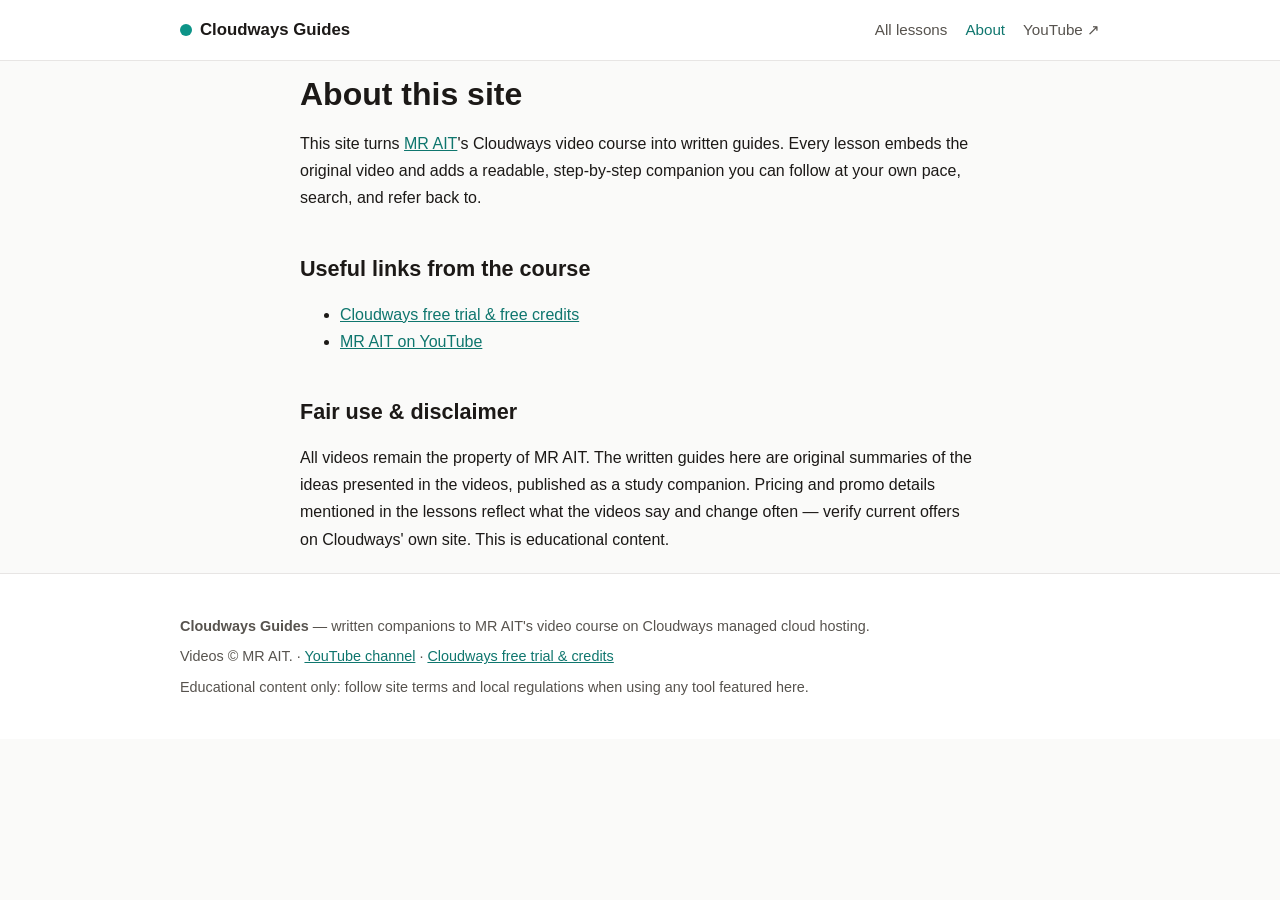
<file: about.html>
<!DOCTYPE html>
<html lang="en">
<head>
<meta charset="utf-8">
<meta name="viewport" content="width=device-width, initial-scale=1">
<title>About — Cloudways Guides</title>
<meta name="description" content="About this written companion to MR AIT\u2019s Cloudways video course.">
<meta name="google-site-verification" content="36pb8IPRRwSPMd5rkoVs9BLezMyI7jY3Jf77o13JfJ8">
<meta property="og:title" content="About — Cloudways Guides">
<meta property="og:description" content="About this written companion to MR AIT\u2019s Cloudways video course.">
<meta property="og:type" content="article">
<meta property="og:image" content="https://i.ytimg.com/vi/-A5nmZ5kUGo/hqdefault.jpg">
<meta property="og:site_name" content="Cloudways Guides">
<link rel="stylesheet" href="css/style.css">

</head>
<body>
<header class="site-head">
  <div class="wrap"><a class="brand" href="index.html"><span class="dot"></span>Cloudways Guides</a>
<nav>
  <a href="index.html">All lessons</a>
  <a class="active" href="about.html">About</a>
  <a href="https://www.youtube.com/@mrait" target="_blank" rel="noopener">YouTube ↗</a>
</nav></div>
</header>
<main class="wrap narrow">
  <h1>About this site</h1>
  <p>This site turns <a href="https://www.youtube.com/@mrait" target="_blank" rel="noopener">MR AIT</a>'s Cloudways video course into written guides. Every lesson embeds the original video and adds a readable, step-by-step companion you can follow at your own pace, search, and refer back to.</p>
  <h2>Useful links from the course</h2>
  <ul>
    <li><a href="https://mrait.ca/go/vpsdealz" rel="nofollow noopener" target="_blank">Cloudways free trial &amp; free credits</a></li>
    <li><a href="https://www.youtube.com/@mrait" target="_blank" rel="noopener">MR AIT on YouTube</a></li>
  </ul>
  <h2>Fair use &amp; disclaimer</h2>
  <p>All videos remain the property of MR AIT. The written guides here are original summaries of the ideas presented in the videos, published as a study companion. Pricing and promo details mentioned in the lessons reflect what the videos say and change often — verify current offers on Cloudways' own site. This is educational content.</p>
</main>
<footer class="site-foot"><div class="wrap"><p><strong>Cloudways Guides</strong> — written companions to MR AIT's video course on Cloudways managed cloud hosting.</p>
<p>Videos © MR AIT. · <a href="https://www.youtube.com/@mrait" target="_blank" rel="noopener">YouTube channel</a> · <a href="https://mrait.ca/go/vpsdealz" rel="nofollow noopener" target="_blank">Cloudways free trial &amp; credits</a></p>
<p>Educational content only: follow site terms and local regulations when using any tool featured here.</p></div></footer>
</body>
</html>
</file>
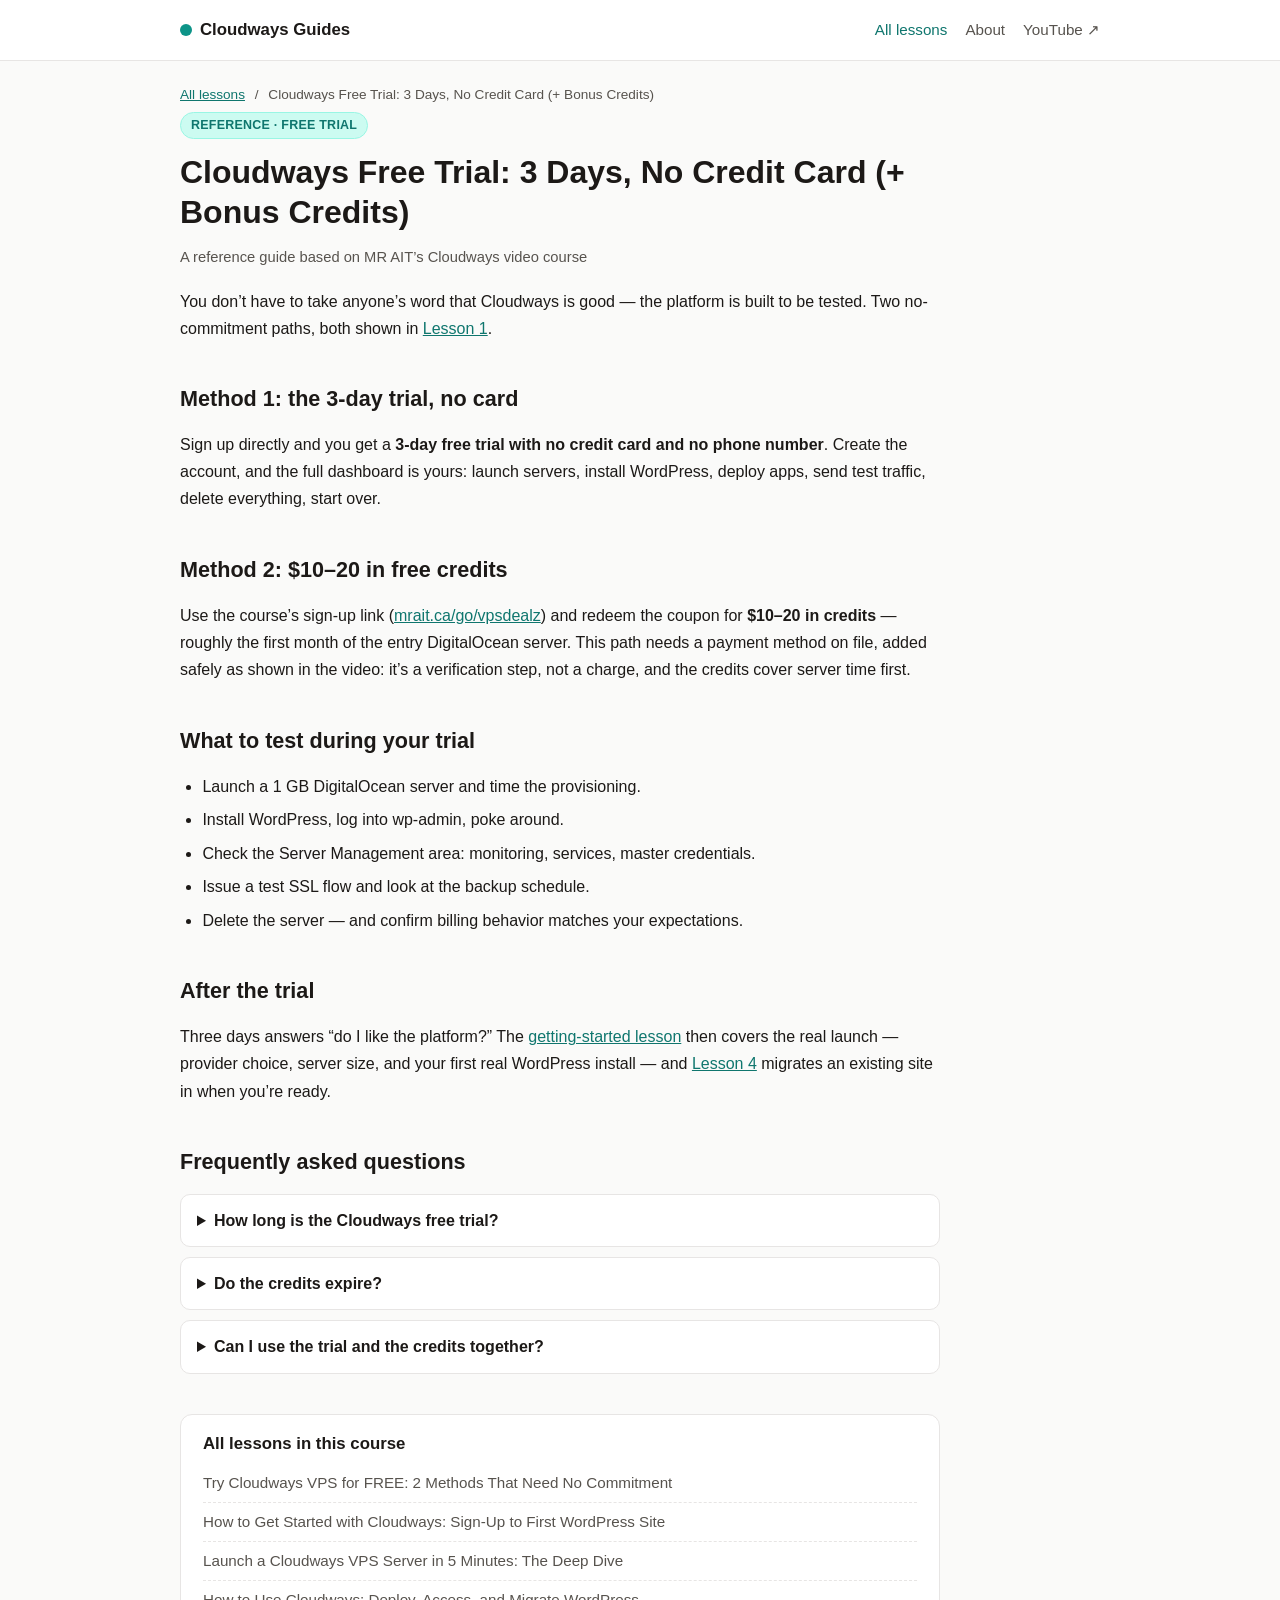
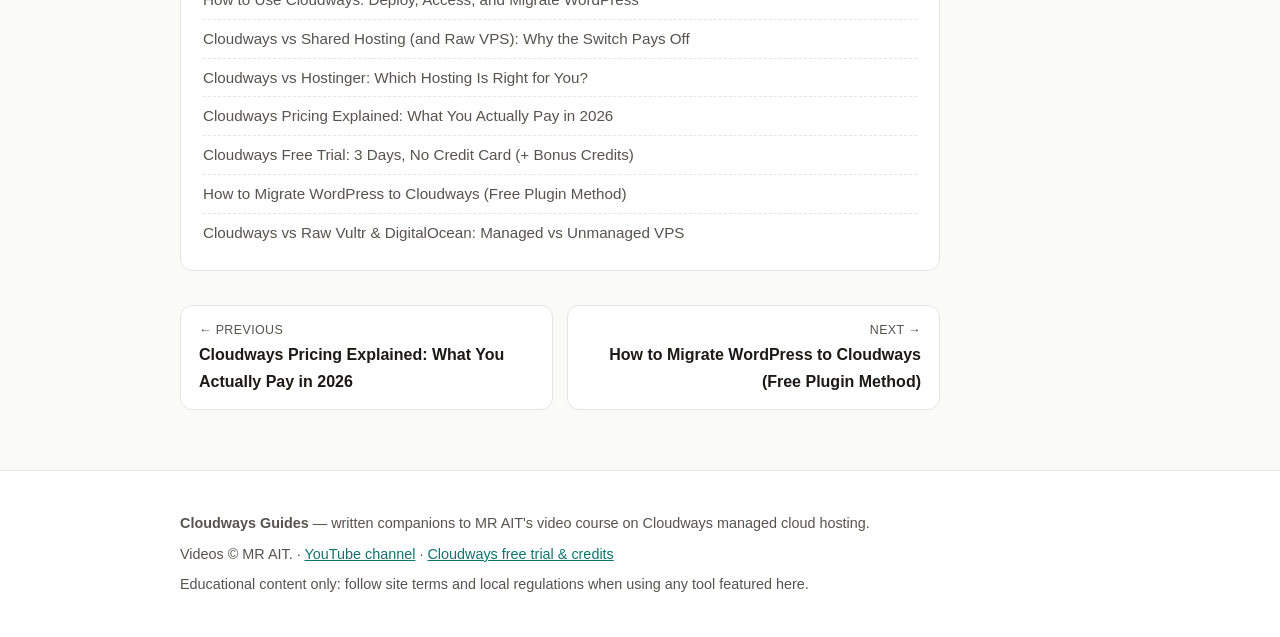
<file: guides/cloudways-free-trial.html>
<!DOCTYPE html>
<html lang="en">
<head>
<meta charset="utf-8">
<meta name="viewport" content="width=device-width, initial-scale=1">
<title>Cloudways Free Trial: 3 Days, No Credit Card (+ Bonus Credits) — Cloudways Guides</title>
<meta name="description" content="The two ways to test Cloudways without commitment — what the trial includes, and how the coupon credits extend it.">
<meta name="google-site-verification" content="36pb8IPRRwSPMd5rkoVs9BLezMyI7jY3Jf77o13JfJ8">
<meta property="og:title" content="Cloudways Free Trial: 3 Days, No Credit Card (+ Bonus Credits) — Cloudways Guides">
<meta property="og:description" content="The two ways to test Cloudways without commitment — what the trial includes, and how the coupon credits extend it.">
<meta property="og:type" content="article">
<meta property="og:image" content="https://i.ytimg.com/vi/-A5nmZ5kUGo/hqdefault.jpg">
<meta property="og:site_name" content="Cloudways Guides">
<link rel="stylesheet" href="../css/style.css">

</head>
<body>
<header class="site-head">
  <div class="wrap"><a class="brand" href="../index.html"><span class="dot"></span>Cloudways Guides</a>
<nav>
  <a class="active" href="../index.html">All lessons</a>
  <a href="../about.html">About</a>
  <a href="https://www.youtube.com/@mrait" target="_blank" rel="noopener">YouTube ↗</a>
</nav></div>
</header>
<main class="wrap">
  <nav class="crumbs"><a href="../index.html">All lessons</a> <span>/</span> Cloudways Free Trial: 3 Days, No Credit Card (+ Bonus Credits)</nav>
  <article>
    <span class="pill">Reference · Free Trial</span>
    <h1>Cloudways Free Trial: 3 Days, No Credit Card (+ Bonus Credits)</h1>
    <p class="byline">A reference guide based on MR AIT’s Cloudways video course</p>
    
    
<p>You don’t have to take anyone’s word that Cloudways is good — the platform is built to be tested. Two no-commitment paths, both shown in <a href="try-cloudways-free.html">Lesson 1</a>.</p>

<h2>Method 1: the 3-day trial, no card</h2>
<p>Sign up directly and you get a <strong>3-day free trial with no credit card and no phone number</strong>. Create the account, and the full dashboard is yours: launch servers, install WordPress, deploy apps, send test traffic, delete everything, start over.</p>

<h2>Method 2: $10–20 in free credits</h2>
<p>Use the course’s sign-up link (<a href="https://mrait.ca/go/vpsdealz" rel="nofollow noopener" target="_blank">mrait.ca/go/vpsdealz</a>) and redeem the coupon for <strong>$10–20 in credits</strong> — roughly the first month of the entry DigitalOcean server. This path needs a payment method on file, added safely as shown in the video: it’s a verification step, not a charge, and the credits cover server time first.</p>

<h2>What to test during your trial</h2>
<ul>
  <li>Launch a 1 GB DigitalOcean server and time the provisioning.</li>
  <li>Install WordPress, log into wp-admin, poke around.</li>
  <li>Check the Server Management area: monitoring, services, master credentials.</li>
  <li>Issue a test SSL flow and look at the backup schedule.</li>
  <li>Delete the server — and confirm billing behavior matches your expectations.</li>
</ul>

<h2>After the trial</h2>
<p>Three days answers “do I like the platform?” The <a href="getting-started-with-cloudways.html">getting-started lesson</a> then covers the real launch — provider choice, server size, and your first real WordPress install — and <a href="how-to-use-cloudways.html">Lesson 4</a> migrates an existing site in when you’re ready.</p>

    <h2 id="faq">Frequently asked questions</h2><div class="faq"><details class="faq-item"><summary>How long is the Cloudways free trial?</summary><p>The standard trial is 3 days with no credit card required. The credits method effectively extends your testing window by covering the first month of a small server.</p></details><details class="faq-item"><summary>Do the credits expire?</summary><p>Promotional credits carry their own terms that change over time — redeem them soon after signing up and confirm the current rules in your account’s billing page.</p></details><details class="faq-item"><summary>Can I use the trial and the credits together?</summary><p>The two methods are alternatives shown in the video: the trial for a card-free test, the credits for a longer evaluation with a payment method on file. Pick the one that fits; the video shows both end to end.</p></details></div>
  </article>
  <aside class="lesson-list">
    <h2>All lessons in this course</h2>
    <a href="index.html#cloudways-free-trial">Try Cloudways VPS for FREE: 2 Methods That Need No Commitment</a><a href="index.html#cloudways-free-trial">How to Get Started with Cloudways: Sign-Up to First WordPress Site</a><a href="index.html#cloudways-free-trial">Launch a Cloudways VPS Server in 5 Minutes: The Deep Dive</a><a href="index.html#cloudways-free-trial">How to Use Cloudways: Deploy, Access, and Migrate WordPress</a><a href="index.html#cloudways-free-trial">Cloudways vs Shared Hosting (and Raw VPS): Why the Switch Pays Off</a><a href="index.html#cloudways-free-trial">Cloudways vs Hostinger: Which Hosting Is Right for You?</a><a href="index.html#cloudways-free-trial">Cloudways Pricing Explained: What You Actually Pay in 2026</a><a href="index.html#cloudways-free-trial">Cloudways Free Trial: 3 Days, No Credit Card (+ Bonus Credits)</a><a href="index.html#cloudways-free-trial">How to Migrate WordPress to Cloudways (Free Plugin Method)</a><a href="index.html#cloudways-free-trial">Cloudways vs Raw Vultr &amp; DigitalOcean: Managed vs Unmanaged VPS</a>
  </aside>
  <div class="pager-row"><a class="pager prev" href="cloudways-pricing-explained.html"><span>← Previous</span><strong>Cloudways Pricing Explained: What You Actually Pay in 2026</strong></a><a class="pager next" href="migrate-wordpress-to-cloudways.html"><span>Next →</span><strong>How to Migrate WordPress to Cloudways (Free Plugin Method)</strong></a></div>
</main>
<footer class="site-foot"><div class="wrap"><p><strong>Cloudways Guides</strong> — written companions to MR AIT's video course on Cloudways managed cloud hosting.</p>
<p>Videos © MR AIT. · <a href="https://www.youtube.com/@mrait" target="_blank" rel="noopener">YouTube channel</a> · <a href="https://mrait.ca/go/vpsdealz" rel="nofollow noopener" target="_blank">Cloudways free trial &amp; credits</a></p>
<p>Educational content only: follow site terms and local regulations when using any tool featured here.</p></div></footer>
</body>
</html>
</file>
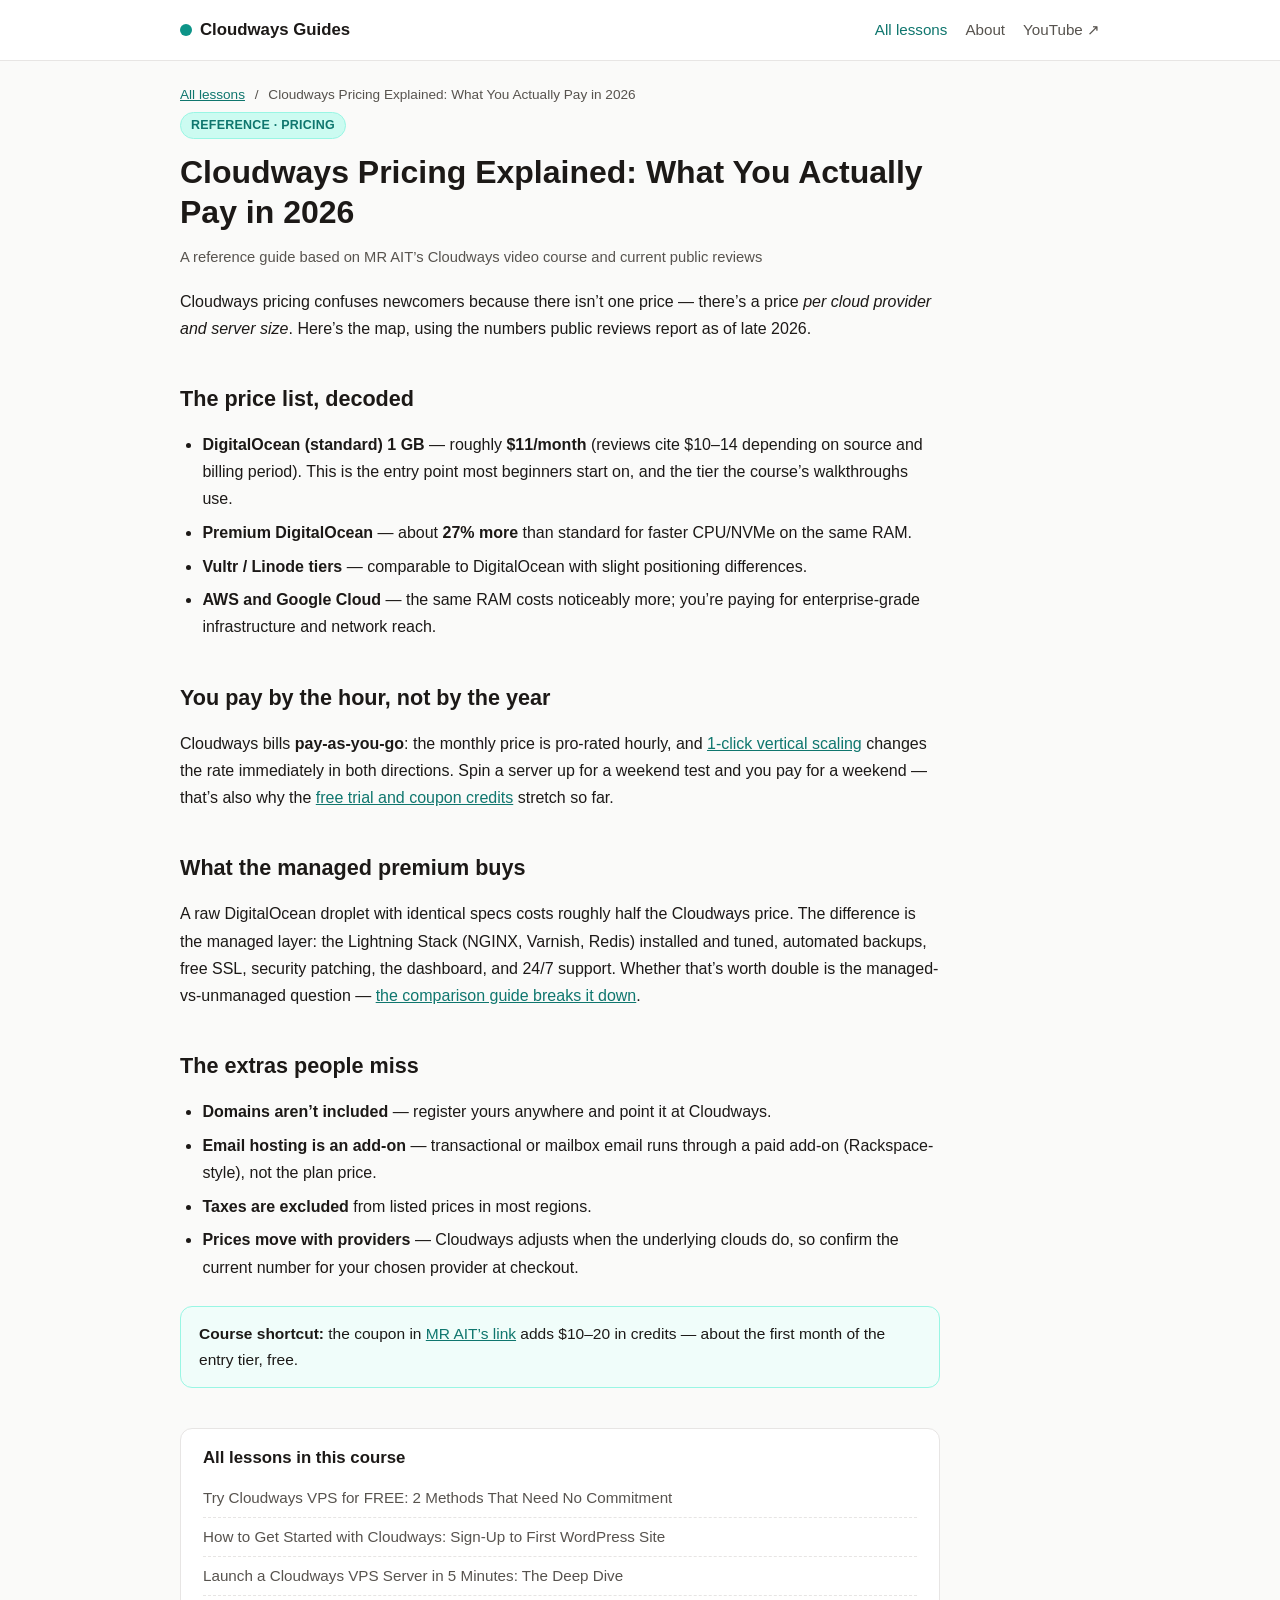
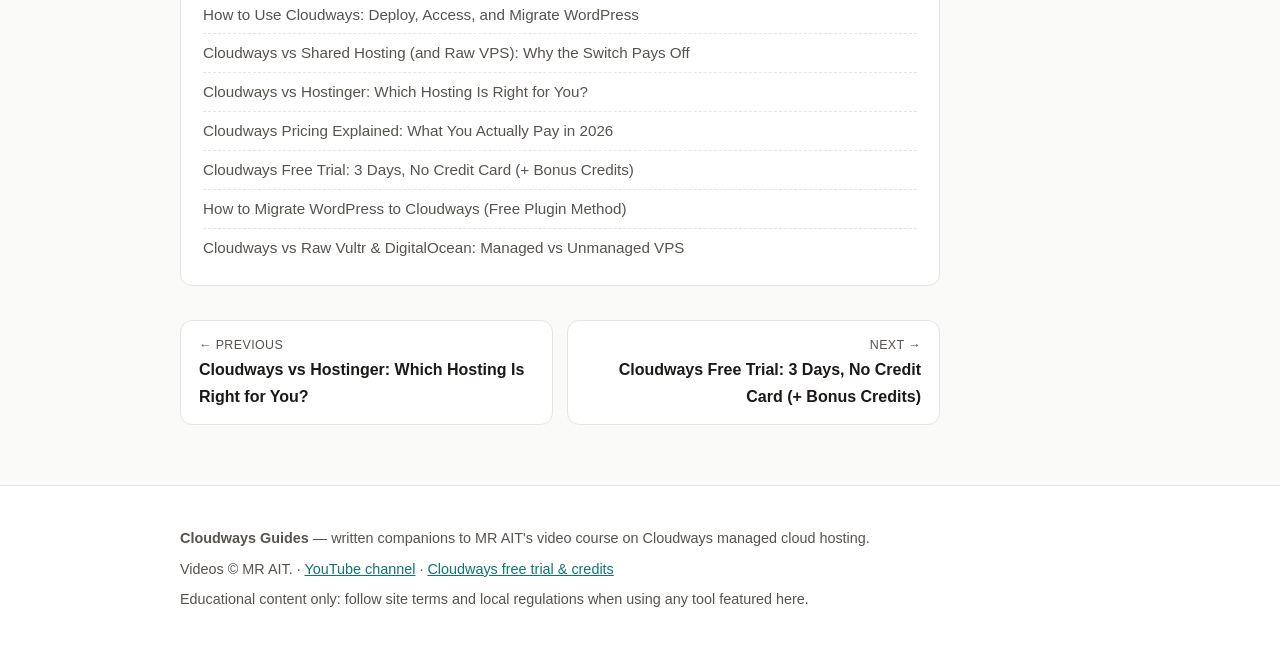
<file: guides/cloudways-pricing-explained.html>
<!DOCTYPE html>
<html lang="en">
<head>
<meta charset="utf-8">
<meta name="viewport" content="width=device-width, initial-scale=1">
<title>Cloudways Pricing Explained: What You Actually Pay in 2026 — Cloudways Guides</title>
<meta name="description" content="Plan prices by provider, what the managed premium buys, the extras people miss, and how the math compares with a raw VPS.">
<meta name="google-site-verification" content="36pb8IPRRwSPMd5rkoVs9BLezMyI7jY3Jf77o13JfJ8">
<meta property="og:title" content="Cloudways Pricing Explained: What You Actually Pay in 2026 — Cloudways Guides">
<meta property="og:description" content="Plan prices by provider, what the managed premium buys, the extras people miss, and how the math compares with a raw VPS.">
<meta property="og:type" content="article">
<meta property="og:image" content="https://i.ytimg.com/vi/-A5nmZ5kUGo/hqdefault.jpg">
<meta property="og:site_name" content="Cloudways Guides">
<link rel="stylesheet" href="../css/style.css">

</head>
<body>
<header class="site-head">
  <div class="wrap"><a class="brand" href="../index.html"><span class="dot"></span>Cloudways Guides</a>
<nav>
  <a class="active" href="../index.html">All lessons</a>
  <a href="../about.html">About</a>
  <a href="https://www.youtube.com/@mrait" target="_blank" rel="noopener">YouTube ↗</a>
</nav></div>
</header>
<main class="wrap">
  <nav class="crumbs"><a href="../index.html">All lessons</a> <span>/</span> Cloudways Pricing Explained: What You Actually Pay in 2026</nav>
  <article>
    <span class="pill">Reference · Pricing</span>
    <h1>Cloudways Pricing Explained: What You Actually Pay in 2026</h1>
    <p class="byline">A reference guide based on MR AIT’s Cloudways video course and current public reviews</p>
    
    
<p>Cloudways pricing confuses newcomers because there isn’t one price — there’s a price <em>per cloud provider and server size</em>. Here’s the map, using the numbers public reviews report as of late 2026.</p>

<h2>The price list, decoded</h2>
<ul>
  <li><strong>DigitalOcean (standard) 1 GB</strong> — roughly <strong>$11/month</strong> (reviews cite $10–14 depending on source and billing period). This is the entry point most beginners start on, and the tier the course’s walkthroughs use.</li>
  <li><strong>Premium DigitalOcean</strong> — about <strong>27% more</strong> than standard for faster CPU/NVMe on the same RAM.</li>
  <li><strong>Vultr / Linode tiers</strong> — comparable to DigitalOcean with slight positioning differences.</li>
  <li><strong>AWS and Google Cloud</strong> — the same RAM costs noticeably more; you’re paying for enterprise-grade infrastructure and network reach.</li>
</ul>

<h2>You pay by the hour, not by the year</h2>
<p>Cloudways bills <strong>pay-as-you-go</strong>: the monthly price is pro-rated hourly, and <a href="cloudways-vs-shared-hosting.html">1-click vertical scaling</a> changes the rate immediately in both directions. Spin a server up for a weekend test and you pay for a weekend — that’s also why the <a href="cloudways-free-trial.html">free trial and coupon credits</a> stretch so far.</p>

<h2>What the managed premium buys</h2>
<p>A raw DigitalOcean droplet with identical specs costs roughly half the Cloudways price. The difference is the managed layer: the Lightning Stack (NGINX, Varnish, Redis) installed and tuned, automated backups, free SSL, security patching, the dashboard, and 24/7 support. Whether that’s worth double is the managed-vs-unmanaged question — <a href="cloudways-vs-vultr-digitalocean.html">the comparison guide breaks it down</a>.</p>

<h2>The extras people miss</h2>
<ul>
  <li><strong>Domains aren’t included</strong> — register yours anywhere and point it at Cloudways.</li>
  <li><strong>Email hosting is an add-on</strong> — transactional or mailbox email runs through a paid add-on (Rackspace-style), not the plan price.</li>
  <li><strong>Taxes are excluded</strong> from listed prices in most regions.</li>
  <li><strong>Prices move with providers</strong> — Cloudways adjusts when the underlying clouds do, so confirm the current number for your chosen provider at checkout.</li>
</ul>

<div class="callout callout-tip">
  <strong>Course shortcut:</strong> the coupon in <a href="https://mrait.ca/go/vpsdealz" rel="nofollow noopener" target="_blank">MR AIT’s link</a> adds $10–20 in credits — about the first month of the entry tier, free.
</div>

    
  </article>
  <aside class="lesson-list">
    <h2>All lessons in this course</h2>
    <a href="index.html#cloudways-pricing-explained">Try Cloudways VPS for FREE: 2 Methods That Need No Commitment</a><a href="index.html#cloudways-pricing-explained">How to Get Started with Cloudways: Sign-Up to First WordPress Site</a><a href="index.html#cloudways-pricing-explained">Launch a Cloudways VPS Server in 5 Minutes: The Deep Dive</a><a href="index.html#cloudways-pricing-explained">How to Use Cloudways: Deploy, Access, and Migrate WordPress</a><a href="index.html#cloudways-pricing-explained">Cloudways vs Shared Hosting (and Raw VPS): Why the Switch Pays Off</a><a href="index.html#cloudways-pricing-explained">Cloudways vs Hostinger: Which Hosting Is Right for You?</a><a href="index.html#cloudways-pricing-explained">Cloudways Pricing Explained: What You Actually Pay in 2026</a><a href="index.html#cloudways-pricing-explained">Cloudways Free Trial: 3 Days, No Credit Card (+ Bonus Credits)</a><a href="index.html#cloudways-pricing-explained">How to Migrate WordPress to Cloudways (Free Plugin Method)</a><a href="index.html#cloudways-pricing-explained">Cloudways vs Raw Vultr &amp; DigitalOcean: Managed vs Unmanaged VPS</a>
  </aside>
  <div class="pager-row"><a class="pager prev" href="cloudways-vs-hostinger.html"><span>← Previous</span><strong>Cloudways vs Hostinger: Which Hosting Is Right for You?</strong></a><a class="pager next" href="cloudways-free-trial.html"><span>Next →</span><strong>Cloudways Free Trial: 3 Days, No Credit Card (+ Bonus Credits)</strong></a></div>
</main>
<footer class="site-foot"><div class="wrap"><p><strong>Cloudways Guides</strong> — written companions to MR AIT's video course on Cloudways managed cloud hosting.</p>
<p>Videos © MR AIT. · <a href="https://www.youtube.com/@mrait" target="_blank" rel="noopener">YouTube channel</a> · <a href="https://mrait.ca/go/vpsdealz" rel="nofollow noopener" target="_blank">Cloudways free trial &amp; credits</a></p>
<p>Educational content only: follow site terms and local regulations when using any tool featured here.</p></div></footer>
</body>
</html>
</file>
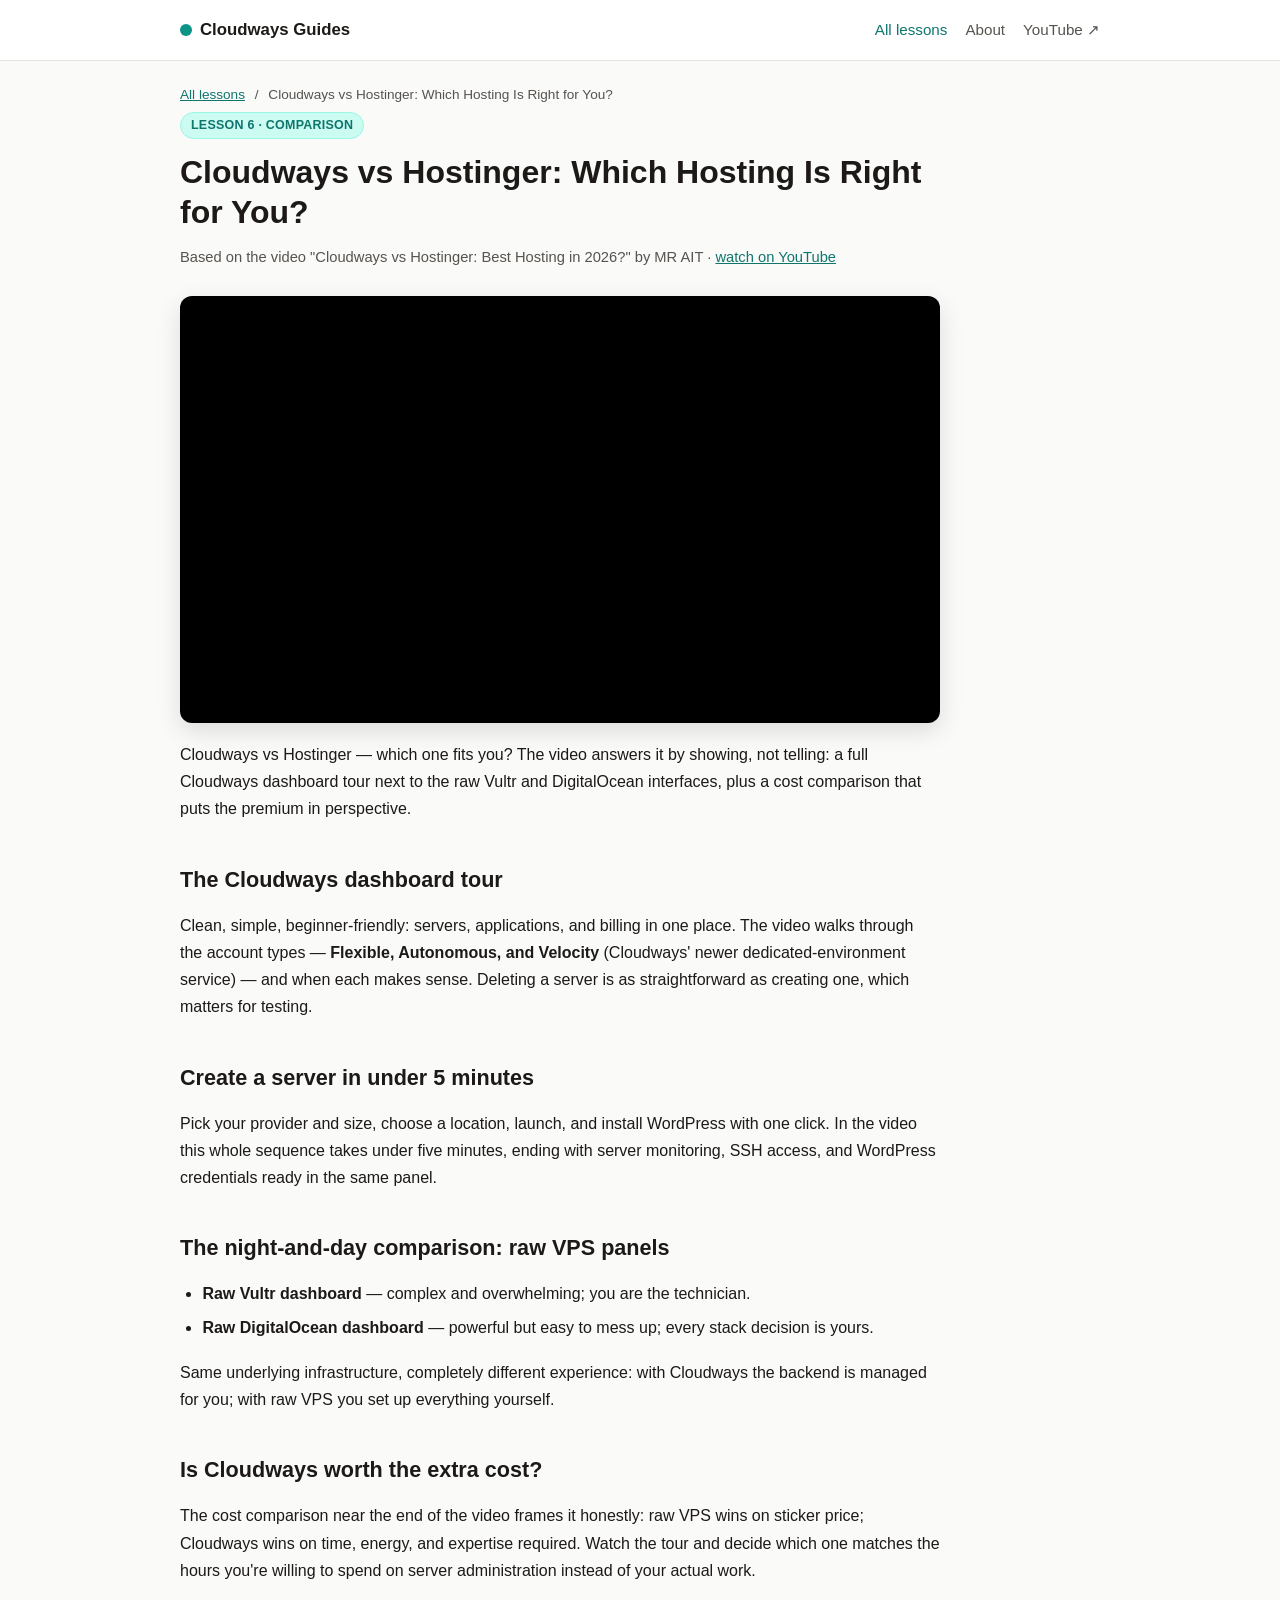
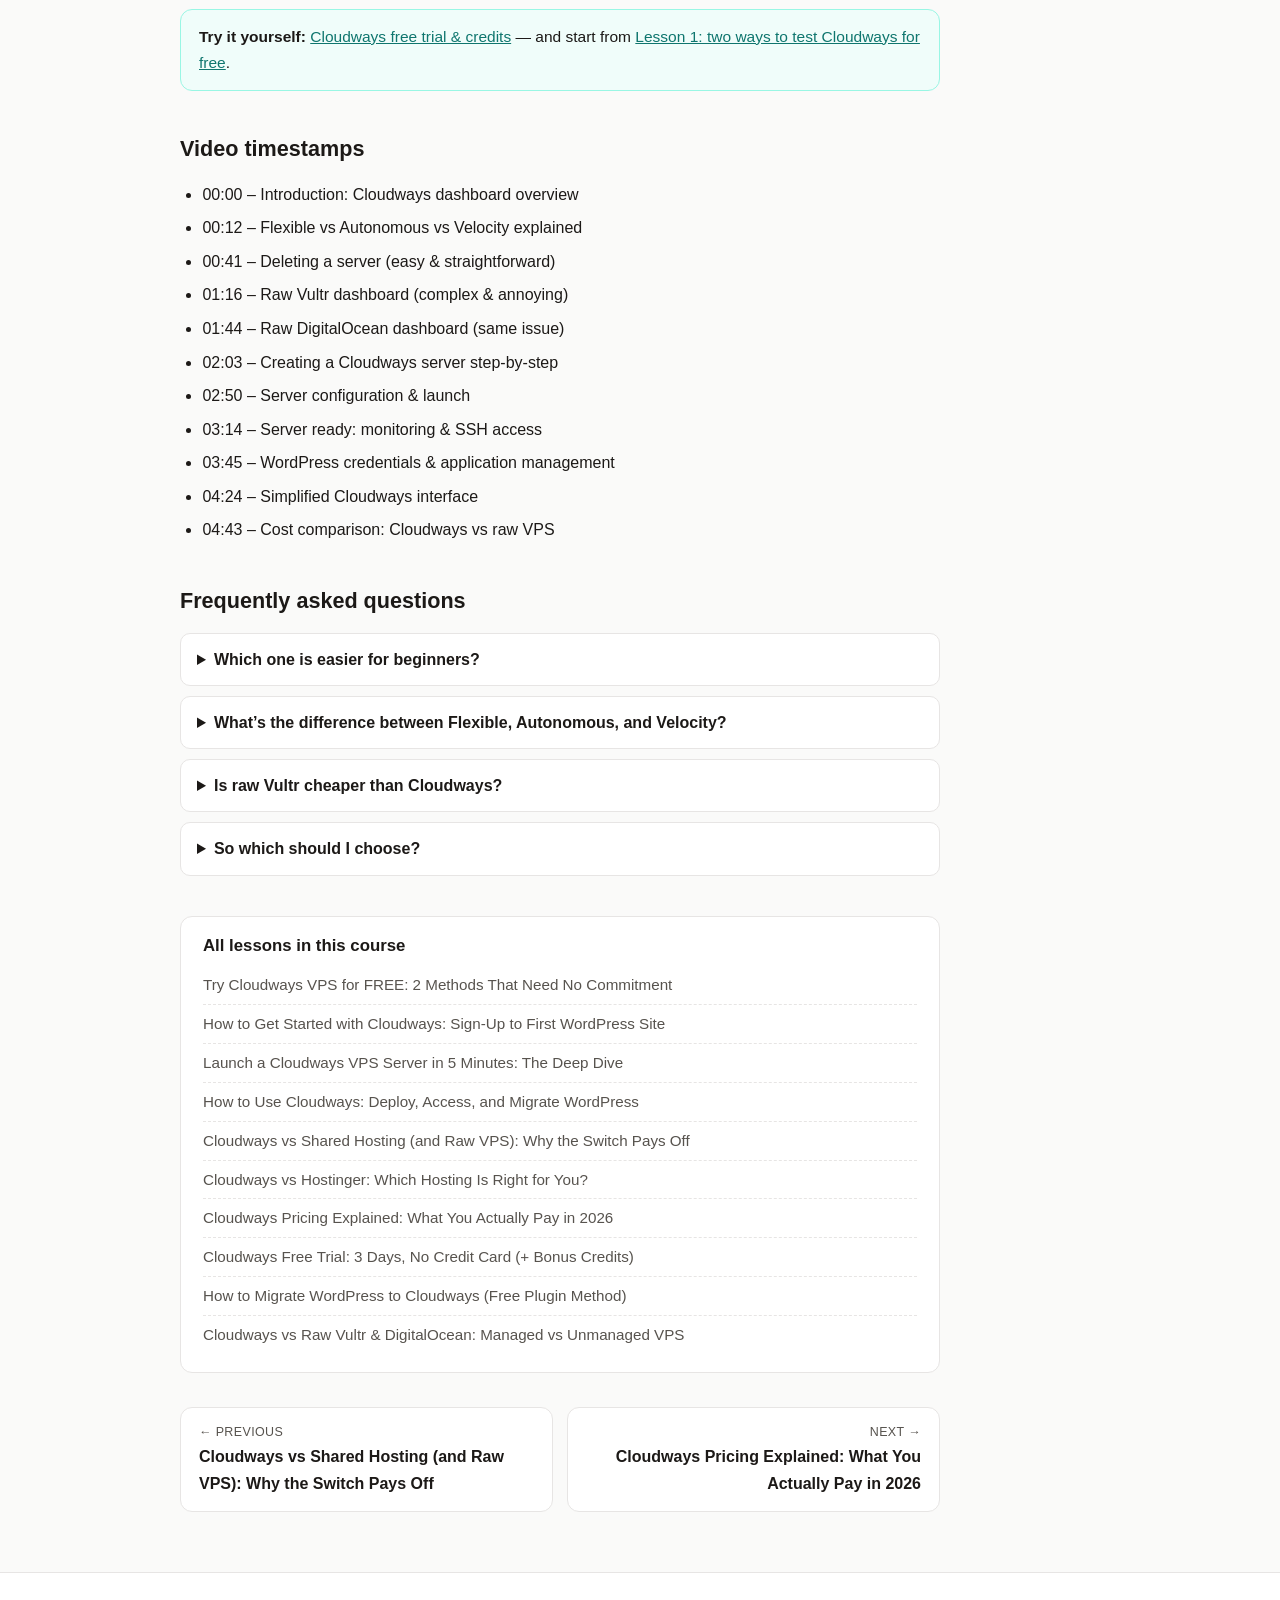
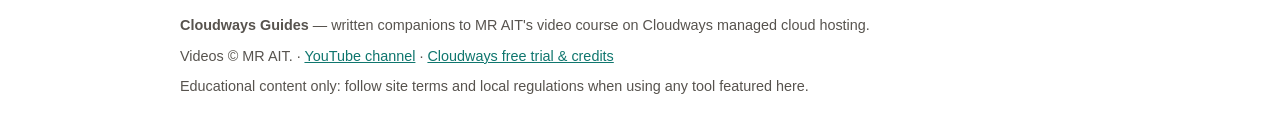
<file: guides/cloudways-vs-hostinger.html>
<!DOCTYPE html>
<html lang="en">
<head>
<meta charset="utf-8">
<meta name="viewport" content="width=device-width, initial-scale=1">
<title>Cloudways vs Hostinger: Which Hosting Is Right for You? — Cloudways Guides</title>
<meta name="description" content="A dashboard-to-dashboard tour — Flexible vs Autonomous vs Velocity, one-click WordPress, and what raw Vultr/DigitalOcean feels like.">
<meta name="google-site-verification" content="36pb8IPRRwSPMd5rkoVs9BLezMyI7jY3Jf77o13JfJ8">
<meta property="og:title" content="Cloudways vs Hostinger: Which Hosting Is Right for You? — Cloudways Guides">
<meta property="og:description" content="A dashboard-to-dashboard tour — Flexible vs Autonomous vs Velocity, one-click WordPress, and what raw Vultr/DigitalOcean feels like.">
<meta property="og:type" content="article">
<meta property="og:image" content="https://i.ytimg.com/vi/5qo4tHYxHlY/hqdefault.jpg">
<meta property="og:site_name" content="Cloudways Guides">
<link rel="stylesheet" href="../css/style.css">
<script type="application/ld+json">{
  "@context": "https://schema.org",
  "@type": "VideoObject",
  "name": "Cloudways vs Hostinger: Which Hosting Is Right for You?",
  "description": "A dashboard-to-dashboard tour \u2014 Flexible vs Autonomous vs Velocity, one-click WordPress, and what raw Vultr/DigitalOcean feels like.",
  "thumbnailUrl": [
    "https://i.ytimg.com/vi/5qo4tHYxHlY/hqdefault.jpg"
  ],
  "embedUrl": "https://www.youtube-nocookie.com/embed/5qo4tHYxHlY",
  "author": {
    "@type": "Person",
    "name": "MR AIT",
    "url": "https://www.youtube.com/@mrait"
  }
}</script>
</head>
<body>
<header class="site-head">
  <div class="wrap"><a class="brand" href="../index.html"><span class="dot"></span>Cloudways Guides</a>
<nav>
  <a class="active" href="../index.html">All lessons</a>
  <a href="../about.html">About</a>
  <a href="https://www.youtube.com/@mrait" target="_blank" rel="noopener">YouTube ↗</a>
</nav></div>
</header>
<main class="wrap">
  <nav class="crumbs"><a href="../index.html">All lessons</a> <span>/</span> Cloudways vs Hostinger: Which Hosting Is Right for You?</nav>
  <article>
    <span class="pill">Lesson 6 · Comparison</span>
    <h1>Cloudways vs Hostinger: Which Hosting Is Right for You?</h1>
    <p class="byline">Based on the video "Cloudways vs Hostinger: Best Hosting in 2026?" by MR AIT · <a href="https://youtu.be/5qo4tHYxHlY" target="_blank" rel="noopener">watch on YouTube</a></p>
    <div class="video-wrap"><iframe src="https://www.youtube-nocookie.com/embed/5qo4tHYxHlY" title="Cloudways vs Hostinger: Which Hosting Is Right for You? — video" loading="lazy" allow="accelerometer; autoplay; clipboard-write; encrypted-media; gyroscope; picture-in-picture; web-share" referrerpolicy="strict-origin-when-cross-origin" allowfullscreen></iframe></div>
    
<p>Cloudways vs Hostinger — which one fits you? The video answers it by showing, not telling: a full Cloudways dashboard tour next to the raw Vultr and DigitalOcean interfaces, plus a cost comparison that puts the premium in perspective.</p>

<h2>The Cloudways dashboard tour</h2>
<p>Clean, simple, beginner-friendly: servers, applications, and billing in one place. The video walks through the account types — <strong>Flexible, Autonomous, and Velocity</strong> (Cloudways' newer dedicated-environment service) — and when each makes sense. Deleting a server is as straightforward as creating one, which matters for testing.</p>

<h2>Create a server in under 5 minutes</h2>
<p>Pick your provider and size, choose a location, launch, and install WordPress with one click. In the video this whole sequence takes under five minutes, ending with server monitoring, SSH access, and WordPress credentials ready in the same panel.</p>

<h2>The night-and-day comparison: raw VPS panels</h2>
<ul>
  <li><strong>Raw Vultr dashboard</strong> — complex and overwhelming; you are the technician.</li>
  <li><strong>Raw DigitalOcean dashboard</strong> — powerful but easy to mess up; every stack decision is yours.</li>
</ul>
<p>Same underlying infrastructure, completely different experience: with Cloudways the backend is managed for you; with raw VPS you set up everything yourself.</p>

<h2>Is Cloudways worth the extra cost?</h2>
<p>The cost comparison near the end of the video frames it honestly: raw VPS wins on sticker price; Cloudways wins on time, energy, and expertise required. Watch the tour and decide which one matches the hours you're willing to spend on server administration instead of your actual work.</p>

<div class="callout callout-tip">
  <strong>Try it yourself:</strong> <a href="https://mrait.ca/go/vpsdealz" rel="nofollow noopener" target="_blank">Cloudways free trial &amp; credits</a> — and start from <a href="try-cloudways-free.html">Lesson 1: two ways to test Cloudways for free</a>.
</div>

<h2>Video timestamps</h2>
<ul>
  <li>00:00 – Introduction: Cloudways dashboard overview</li>
  <li>00:12 – Flexible vs Autonomous vs Velocity explained</li>
  <li>00:41 – Deleting a server (easy &amp; straightforward)</li>
  <li>01:16 – Raw Vultr dashboard (complex &amp; annoying)</li>
  <li>01:44 – Raw DigitalOcean dashboard (same issue)</li>
  <li>02:03 – Creating a Cloudways server step-by-step</li>
  <li>02:50 – Server configuration &amp; launch</li>
  <li>03:14 – Server ready: monitoring &amp; SSH access</li>
  <li>03:45 – WordPress credentials &amp; application management</li>
  <li>04:24 – Simplified Cloudways interface</li>
  <li>04:43 – Cost comparison: Cloudways vs raw VPS</li>
</ul>

    <h2 id="faq">Frequently asked questions</h2><div class="faq"><details class="faq-item"><summary>Which one is easier for beginners?</summary><p>The course’s verdict is Cloudways: one dashboard for servers, apps, and billing, with the backend managed for you — versus raw Vultr/DigitalOcean panels where you are the technician.</p></details><details class="faq-item"><summary>What’s the difference between Flexible, Autonomous, and Velocity?</summary><p>They’re Cloudways account types. Flexible is the classic server-per-project model shown in this course; Autonomous abstracts servers away entirely; Velocity is the newer dedicated-environment service. The video tour shows where each fits.</p></details><details class="faq-item"><summary>Is raw Vultr cheaper than Cloudways?</summary><p>On sticker price, yes — same specs cost roughly half directly from DigitalOcean or Vultr. The trade-off is doing all setup, security, and maintenance yourself.</p></details><details class="faq-item"><summary>So which should I choose?</summary><p>If hosting is a means to an end, the managed route saves hours and headaches. If you enjoy server administration and want minimum cost, raw VPS wins. The video’s advice: watch the dashboard tour and decide honestly which one matches you.</p></details></div>
  </article>
  <aside class="lesson-list">
    <h2>All lessons in this course</h2>
    <a href="index.html#cloudways-vs-hostinger">Try Cloudways VPS for FREE: 2 Methods That Need No Commitment</a><a href="index.html#cloudways-vs-hostinger">How to Get Started with Cloudways: Sign-Up to First WordPress Site</a><a href="index.html#cloudways-vs-hostinger">Launch a Cloudways VPS Server in 5 Minutes: The Deep Dive</a><a href="index.html#cloudways-vs-hostinger">How to Use Cloudways: Deploy, Access, and Migrate WordPress</a><a href="index.html#cloudways-vs-hostinger">Cloudways vs Shared Hosting (and Raw VPS): Why the Switch Pays Off</a><a href="index.html#cloudways-vs-hostinger">Cloudways vs Hostinger: Which Hosting Is Right for You?</a><a href="index.html#cloudways-vs-hostinger">Cloudways Pricing Explained: What You Actually Pay in 2026</a><a href="index.html#cloudways-vs-hostinger">Cloudways Free Trial: 3 Days, No Credit Card (+ Bonus Credits)</a><a href="index.html#cloudways-vs-hostinger">How to Migrate WordPress to Cloudways (Free Plugin Method)</a><a href="index.html#cloudways-vs-hostinger">Cloudways vs Raw Vultr &amp; DigitalOcean: Managed vs Unmanaged VPS</a>
  </aside>
  <div class="pager-row"><a class="pager prev" href="cloudways-vs-shared-hosting.html"><span>← Previous</span><strong>Cloudways vs Shared Hosting (and Raw VPS): Why the Switch Pays Off</strong></a><a class="pager next" href="cloudways-pricing-explained.html"><span>Next →</span><strong>Cloudways Pricing Explained: What You Actually Pay in 2026</strong></a></div>
</main>
<footer class="site-foot"><div class="wrap"><p><strong>Cloudways Guides</strong> — written companions to MR AIT's video course on Cloudways managed cloud hosting.</p>
<p>Videos © MR AIT. · <a href="https://www.youtube.com/@mrait" target="_blank" rel="noopener">YouTube channel</a> · <a href="https://mrait.ca/go/vpsdealz" rel="nofollow noopener" target="_blank">Cloudways free trial &amp; credits</a></p>
<p>Educational content only: follow site terms and local regulations when using any tool featured here.</p></div></footer>
</body>
</html>
</file>
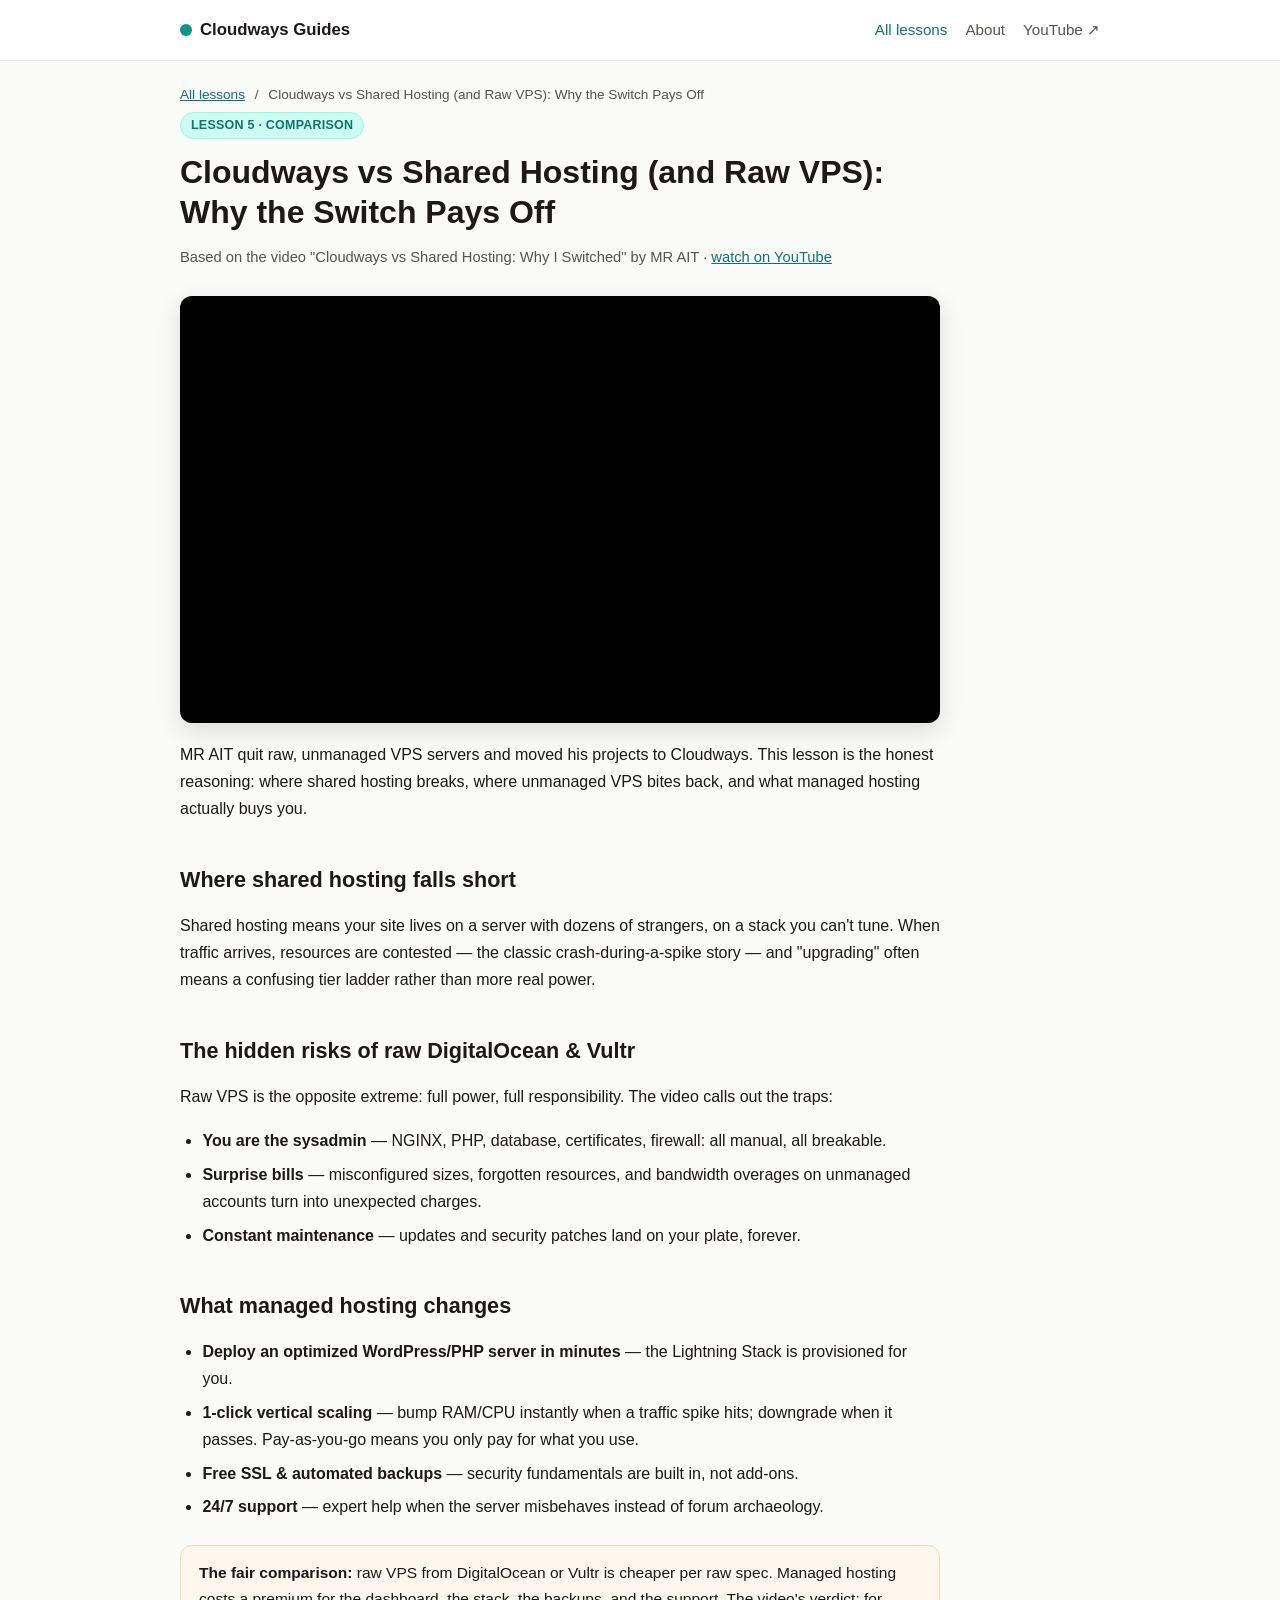
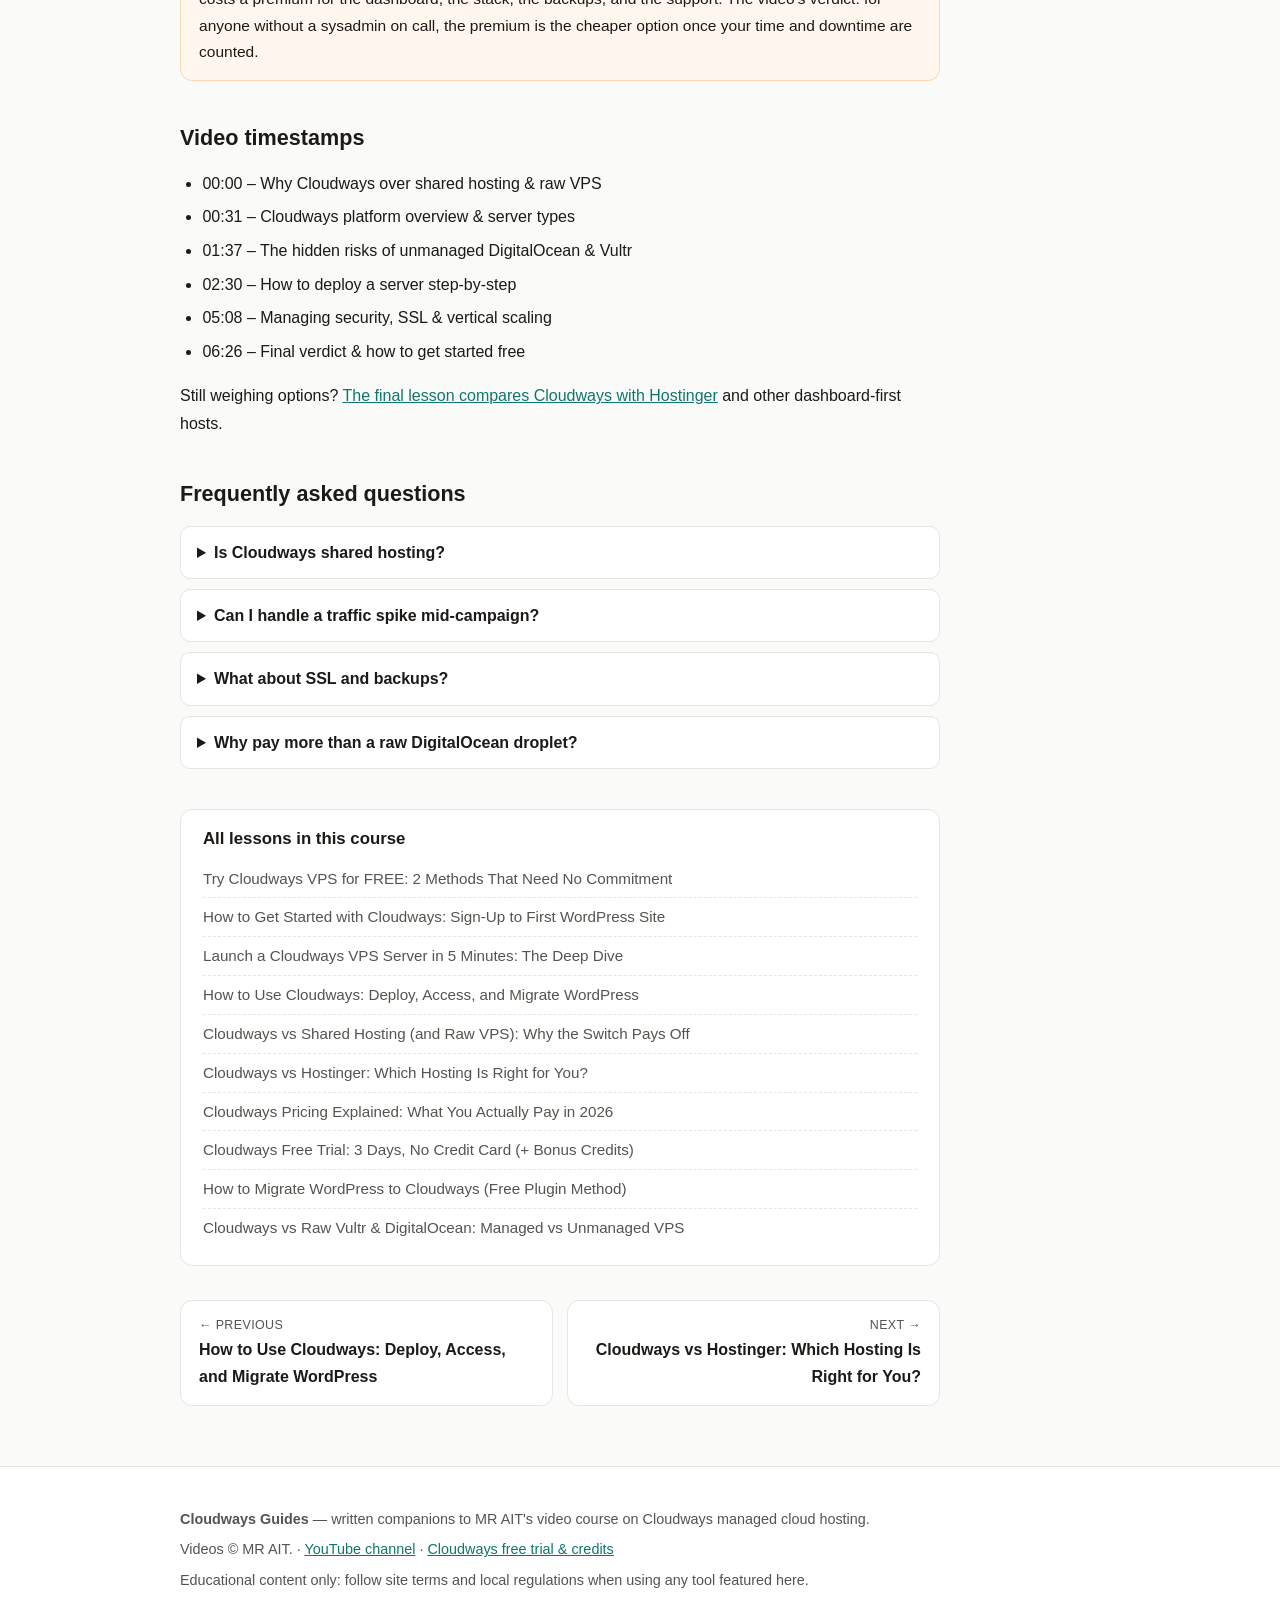
<file: guides/cloudways-vs-shared-hosting.html>
<!DOCTYPE html>
<html lang="en">
<head>
<meta charset="utf-8">
<meta name="viewport" content="width=device-width, initial-scale=1">
<title>Cloudways vs Shared Hosting (and Raw VPS): Why the Switch Pays Off — Cloudways Guides</title>
<meta name="description" content="Why shared hosting falls short, the hidden traps of unmanaged DigitalOcean/Vultr, and where managed hosting wins: scaling, SSL, backups.">
<meta name="google-site-verification" content="36pb8IPRRwSPMd5rkoVs9BLezMyI7jY3Jf77o13JfJ8">
<meta property="og:title" content="Cloudways vs Shared Hosting (and Raw VPS): Why the Switch Pays Off — Cloudways Guides">
<meta property="og:description" content="Why shared hosting falls short, the hidden traps of unmanaged DigitalOcean/Vultr, and where managed hosting wins: scaling, SSL, backups.">
<meta property="og:type" content="article">
<meta property="og:image" content="https://i.ytimg.com/vi/zR91u2EeQZ4/hqdefault.jpg">
<meta property="og:site_name" content="Cloudways Guides">
<link rel="stylesheet" href="../css/style.css">
<script type="application/ld+json">{
  "@context": "https://schema.org",
  "@type": "VideoObject",
  "name": "Cloudways vs Shared Hosting (and Raw VPS): Why the Switch Pays Off",
  "description": "Why shared hosting falls short, the hidden traps of unmanaged DigitalOcean/Vultr, and where managed hosting wins: scaling, SSL, backups.",
  "thumbnailUrl": [
    "https://i.ytimg.com/vi/zR91u2EeQZ4/hqdefault.jpg"
  ],
  "embedUrl": "https://www.youtube-nocookie.com/embed/zR91u2EeQZ4",
  "author": {
    "@type": "Person",
    "name": "MR AIT",
    "url": "https://www.youtube.com/@mrait"
  }
}</script>
</head>
<body>
<header class="site-head">
  <div class="wrap"><a class="brand" href="../index.html"><span class="dot"></span>Cloudways Guides</a>
<nav>
  <a class="active" href="../index.html">All lessons</a>
  <a href="../about.html">About</a>
  <a href="https://www.youtube.com/@mrait" target="_blank" rel="noopener">YouTube ↗</a>
</nav></div>
</header>
<main class="wrap">
  <nav class="crumbs"><a href="../index.html">All lessons</a> <span>/</span> Cloudways vs Shared Hosting (and Raw VPS): Why the Switch Pays Off</nav>
  <article>
    <span class="pill">Lesson 5 · Comparison</span>
    <h1>Cloudways vs Shared Hosting (and Raw VPS): Why the Switch Pays Off</h1>
    <p class="byline">Based on the video "Cloudways vs Shared Hosting: Why I Switched" by MR AIT · <a href="https://youtu.be/zR91u2EeQZ4" target="_blank" rel="noopener">watch on YouTube</a></p>
    <div class="video-wrap"><iframe src="https://www.youtube-nocookie.com/embed/zR91u2EeQZ4" title="Cloudways vs Shared Hosting (and Raw VPS): Why the Switch Pays Off — video" loading="lazy" allow="accelerometer; autoplay; clipboard-write; encrypted-media; gyroscope; picture-in-picture; web-share" referrerpolicy="strict-origin-when-cross-origin" allowfullscreen></iframe></div>
    
<p>MR AIT quit raw, unmanaged VPS servers and moved his projects to Cloudways. This lesson is the honest reasoning: where shared hosting breaks, where unmanaged VPS bites back, and what managed hosting actually buys you.</p>

<h2>Where shared hosting falls short</h2>
<p>Shared hosting means your site lives on a server with dozens of strangers, on a stack you can't tune. When traffic arrives, resources are contested — the classic crash-during-a-spike story — and "upgrading" often means a confusing tier ladder rather than more real power.</p>

<h2>The hidden risks of raw DigitalOcean &amp; Vultr</h2>
<p>Raw VPS is the opposite extreme: full power, full responsibility. The video calls out the traps:</p>
<ul>
  <li><strong>You are the sysadmin</strong> — NGINX, PHP, database, certificates, firewall: all manual, all breakable.</li>
  <li><strong>Surprise bills</strong> — misconfigured sizes, forgotten resources, and bandwidth overages on unmanaged accounts turn into unexpected charges.</li>
  <li><strong>Constant maintenance</strong> — updates and security patches land on your plate, forever.</li>
</ul>

<h2>What managed hosting changes</h2>
<ul>
  <li><strong>Deploy an optimized WordPress/PHP server in minutes</strong> — the Lightning Stack is provisioned for you.</li>
  <li><strong>1-click vertical scaling</strong> — bump RAM/CPU instantly when a traffic spike hits; downgrade when it passes. Pay-as-you-go means you only pay for what you use.</li>
  <li><strong>Free SSL &amp; automated backups</strong> — security fundamentals are built in, not add-ons.</li>
  <li><strong>24/7 support</strong> — expert help when the server misbehaves instead of forum archaeology.</li>
</ul>

<div class="callout callout-warn">
  <strong>The fair comparison:</strong> raw VPS from DigitalOcean or Vultr is cheaper per raw spec. Managed hosting costs a premium for the dashboard, the stack, the backups, and the support. The video's verdict: for anyone without a sysadmin on call, the premium is the cheaper option once your time and downtime are counted.
</div>

<h2>Video timestamps</h2>
<ul>
  <li>00:00 – Why Cloudways over shared hosting &amp; raw VPS</li>
  <li>00:31 – Cloudways platform overview &amp; server types</li>
  <li>01:37 – The hidden risks of unmanaged DigitalOcean &amp; Vultr</li>
  <li>02:30 – How to deploy a server step-by-step</li>
  <li>05:08 – Managing security, SSL &amp; vertical scaling</li>
  <li>06:26 – Final verdict &amp; how to get started free</li>
</ul>

<p>Still weighing options? <a href="cloudways-vs-hostinger.html">The final lesson compares Cloudways with Hostinger</a> and other dashboard-first hosts.</p>

    <h2 id="faq">Frequently asked questions</h2><div class="faq"><details class="faq-item"><summary>Is Cloudways shared hosting?</summary><p>No — every Cloudways plan is a dedicated cloud server (VPS) from your chosen provider, with the management layer on top. You’re never sharing resources with strangers.</p></details><details class="faq-item"><summary>Can I handle a traffic spike mid-campaign?</summary><p>That’s the headline feature: 1-click vertical scaling bumps RAM/CPU instantly, and you can scale back down after. Shared hosting has no equivalent.</p></details><details class="faq-item"><summary>What about SSL and backups?</summary><p>Both included: free SSL per application and automated backups — on shared hosting these are often paid add-ons.</p></details><details class="faq-item"><summary>Why pay more than a raw DigitalOcean droplet?</summary><p>The premium buys the dashboard, the optimized stack, backups, and 24/7 support. If you have sysadmin skills and time, raw is cheaper; if not, the course argues the premium is the cheaper option once your time counts.</p></details></div>
  </article>
  <aside class="lesson-list">
    <h2>All lessons in this course</h2>
    <a href="index.html#cloudways-vs-shared-hosting">Try Cloudways VPS for FREE: 2 Methods That Need No Commitment</a><a href="index.html#cloudways-vs-shared-hosting">How to Get Started with Cloudways: Sign-Up to First WordPress Site</a><a href="index.html#cloudways-vs-shared-hosting">Launch a Cloudways VPS Server in 5 Minutes: The Deep Dive</a><a href="index.html#cloudways-vs-shared-hosting">How to Use Cloudways: Deploy, Access, and Migrate WordPress</a><a href="index.html#cloudways-vs-shared-hosting">Cloudways vs Shared Hosting (and Raw VPS): Why the Switch Pays Off</a><a href="index.html#cloudways-vs-shared-hosting">Cloudways vs Hostinger: Which Hosting Is Right for You?</a><a href="index.html#cloudways-vs-shared-hosting">Cloudways Pricing Explained: What You Actually Pay in 2026</a><a href="index.html#cloudways-vs-shared-hosting">Cloudways Free Trial: 3 Days, No Credit Card (+ Bonus Credits)</a><a href="index.html#cloudways-vs-shared-hosting">How to Migrate WordPress to Cloudways (Free Plugin Method)</a><a href="index.html#cloudways-vs-shared-hosting">Cloudways vs Raw Vultr &amp; DigitalOcean: Managed vs Unmanaged VPS</a>
  </aside>
  <div class="pager-row"><a class="pager prev" href="how-to-use-cloudways.html"><span>← Previous</span><strong>How to Use Cloudways: Deploy, Access, and Migrate WordPress</strong></a><a class="pager next" href="cloudways-vs-hostinger.html"><span>Next →</span><strong>Cloudways vs Hostinger: Which Hosting Is Right for You?</strong></a></div>
</main>
<footer class="site-foot"><div class="wrap"><p><strong>Cloudways Guides</strong> — written companions to MR AIT's video course on Cloudways managed cloud hosting.</p>
<p>Videos © MR AIT. · <a href="https://www.youtube.com/@mrait" target="_blank" rel="noopener">YouTube channel</a> · <a href="https://mrait.ca/go/vpsdealz" rel="nofollow noopener" target="_blank">Cloudways free trial &amp; credits</a></p>
<p>Educational content only: follow site terms and local regulations when using any tool featured here.</p></div></footer>
</body>
</html>
</file>
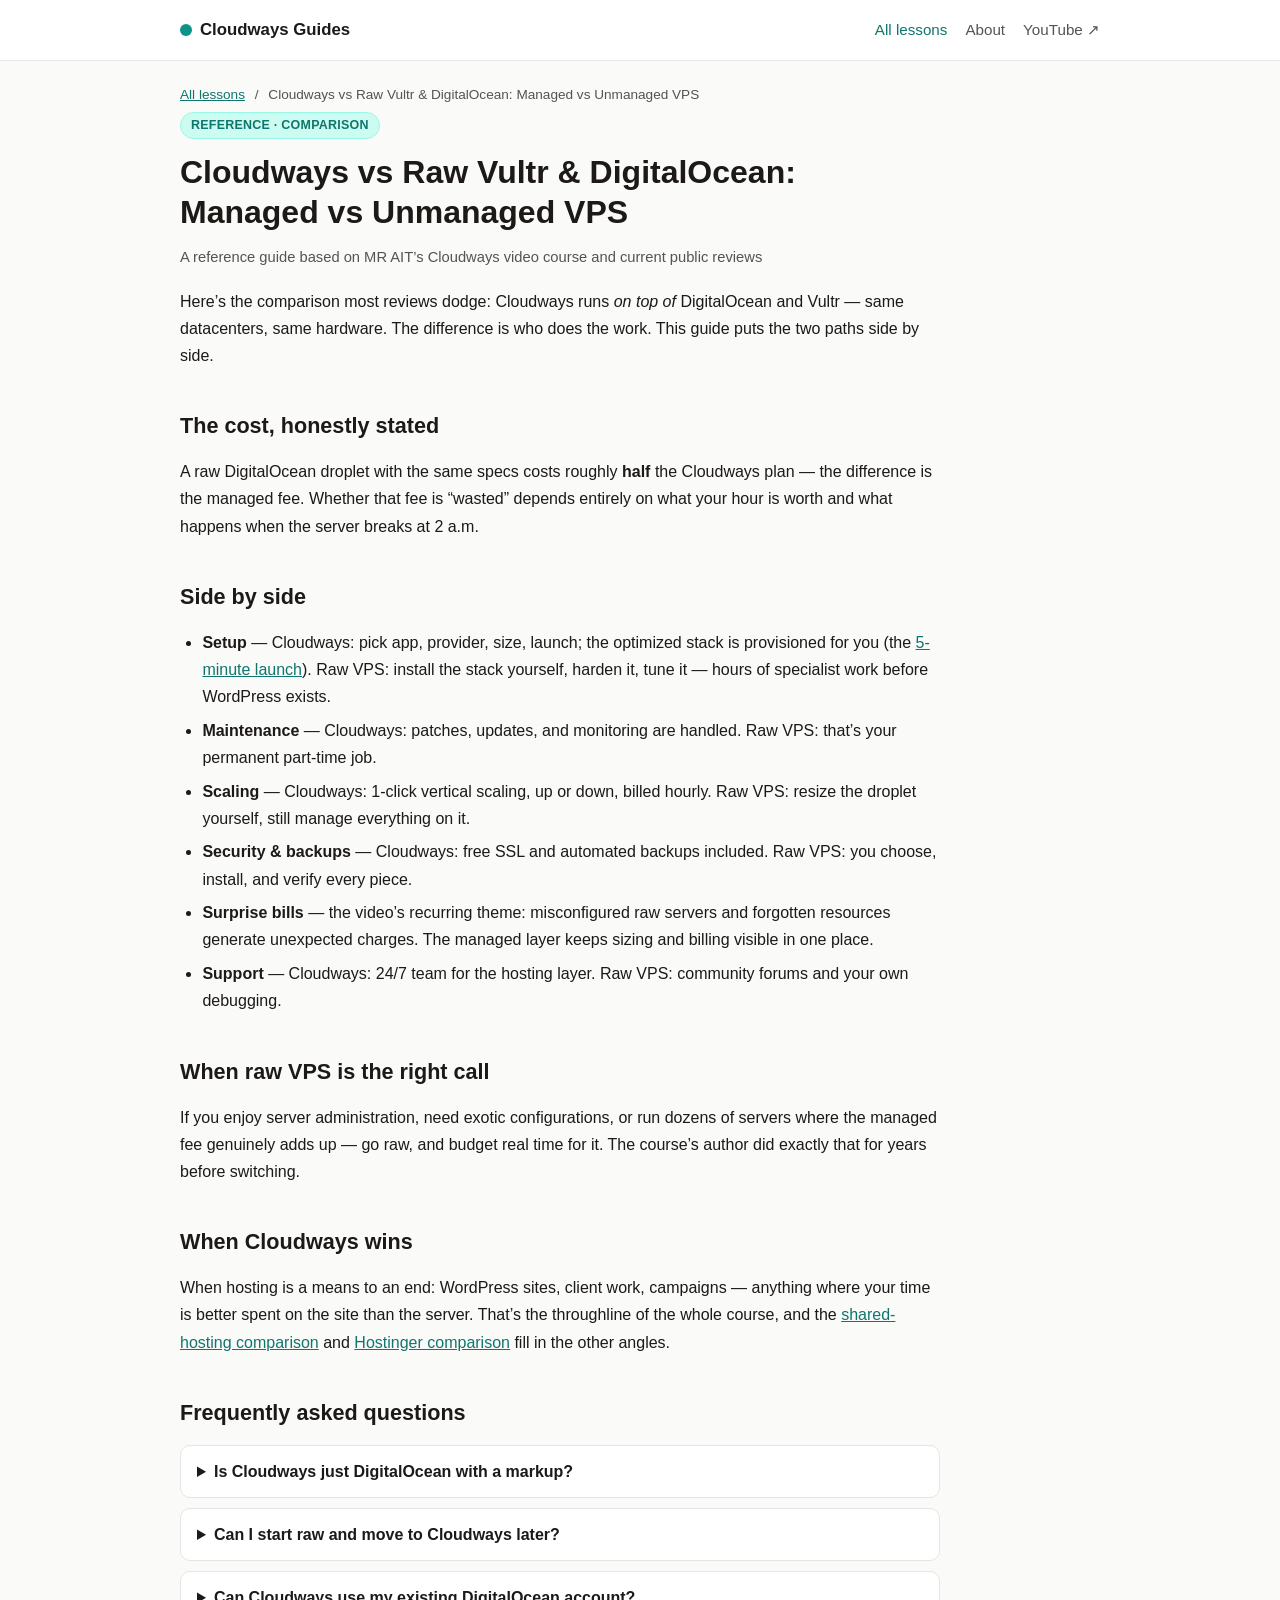
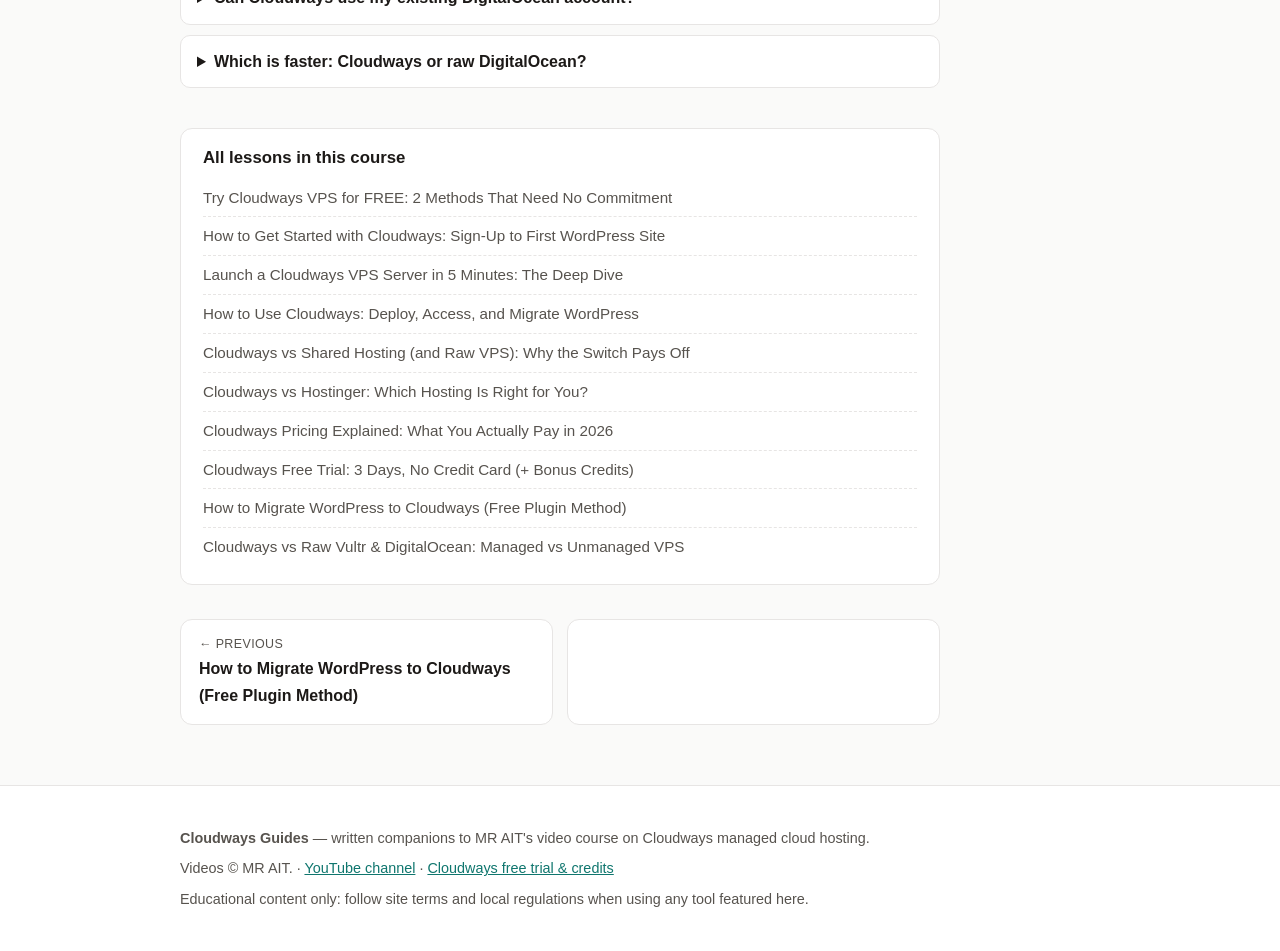
<file: guides/cloudways-vs-vultr-digitalocean.html>
<!DOCTYPE html>
<html lang="en">
<head>
<meta charset="utf-8">
<meta name="viewport" content="width=device-width, initial-scale=1">
<title>Cloudways vs Raw Vultr &amp; DigitalOcean: Managed vs Unmanaged VPS — Cloudways Guides</title>
<meta name="description" content="Same infrastructure, two very different jobs: what the managed premium actually buys, and when going raw is the right call.">
<meta name="google-site-verification" content="36pb8IPRRwSPMd5rkoVs9BLezMyI7jY3Jf77o13JfJ8">
<meta property="og:title" content="Cloudways vs Raw Vultr &amp; DigitalOcean: Managed vs Unmanaged VPS — Cloudways Guides">
<meta property="og:description" content="Same infrastructure, two very different jobs: what the managed premium actually buys, and when going raw is the right call.">
<meta property="og:type" content="article">
<meta property="og:image" content="https://i.ytimg.com/vi/-A5nmZ5kUGo/hqdefault.jpg">
<meta property="og:site_name" content="Cloudways Guides">
<link rel="stylesheet" href="../css/style.css">

</head>
<body>
<header class="site-head">
  <div class="wrap"><a class="brand" href="../index.html"><span class="dot"></span>Cloudways Guides</a>
<nav>
  <a class="active" href="../index.html">All lessons</a>
  <a href="../about.html">About</a>
  <a href="https://www.youtube.com/@mrait" target="_blank" rel="noopener">YouTube ↗</a>
</nav></div>
</header>
<main class="wrap">
  <nav class="crumbs"><a href="../index.html">All lessons</a> <span>/</span> Cloudways vs Raw Vultr &amp; DigitalOcean: Managed vs Unmanaged VPS</nav>
  <article>
    <span class="pill">Reference · Comparison</span>
    <h1>Cloudways vs Raw Vultr &amp; DigitalOcean: Managed vs Unmanaged VPS</h1>
    <p class="byline">A reference guide based on MR AIT’s Cloudways video course and current public reviews</p>
    
    
<p>Here’s the comparison most reviews dodge: Cloudways runs <em>on top of</em> DigitalOcean and Vultr — same datacenters, same hardware. The difference is who does the work. This guide puts the two paths side by side.</p>

<h2>The cost, honestly stated</h2>
<p>A raw DigitalOcean droplet with the same specs costs roughly <strong>half</strong> the Cloudways plan — the difference is the managed fee. Whether that fee is “wasted” depends entirely on what your hour is worth and what happens when the server breaks at 2 a.m.</p>

<h2>Side by side</h2>
<ul>
  <li><strong>Setup</strong> — Cloudways: pick app, provider, size, launch; the optimized stack is provisioned for you (the <a href="launch-vps-in-5-minutes.html">5-minute launch</a>). Raw VPS: install the stack yourself, harden it, tune it — hours of specialist work before WordPress exists.</li>
  <li><strong>Maintenance</strong> — Cloudways: patches, updates, and monitoring are handled. Raw VPS: that’s your permanent part-time job.</li>
  <li><strong>Scaling</strong> — Cloudways: 1-click vertical scaling, up or down, billed hourly. Raw VPS: resize the droplet yourself, still manage everything on it.</li>
  <li><strong>Security &amp; backups</strong> — Cloudways: free SSL and automated backups included. Raw VPS: you choose, install, and verify every piece.</li>
  <li><strong>Surprise bills</strong> — the video’s recurring theme: misconfigured raw servers and forgotten resources generate unexpected charges. The managed layer keeps sizing and billing visible in one place.</li>
  <li><strong>Support</strong> — Cloudways: 24/7 team for the hosting layer. Raw VPS: community forums and your own debugging.</li>
</ul>

<h2>When raw VPS is the right call</h2>
<p>If you enjoy server administration, need exotic configurations, or run dozens of servers where the managed fee genuinely adds up — go raw, and budget real time for it. The course’s author did exactly that for years before switching.</p>

<h2>When Cloudways wins</h2>
<p>When hosting is a means to an end: WordPress sites, client work, campaigns — anything where your time is better spent on the site than the server. That’s the throughline of the whole course, and the <a href="cloudways-vs-shared-hosting.html">shared-hosting comparison</a> and <a href="cloudways-vs-hostinger.html">Hostinger comparison</a> fill in the other angles.</p>

    <h2 id="faq">Frequently asked questions</h2><div class="faq"><details class="faq-item"><summary>Is Cloudways just DigitalOcean with a markup?</summary><p>Under the hood you get the same datacenters — the markup buys the managed layer: stack, backups, SSL, support, and the dashboard. You’re paying for the work you don’t do.</p></details><details class="faq-item"><summary>Can I start raw and move to Cloudways later?</summary><p>Yes, and the reverse. The <a href="migrate-wordpress-to-cloudways.html">free migration method</a> works from any host, raw or shared.</p></details><details class="faq-item"><summary>Can Cloudways use my existing DigitalOcean account?</summary><p>The course’s workflow uses Cloudways’ own provider integration, where you pick DigitalOcean/Vultr/AWS/GCP at launch and Cloudways provisions and manages it.</p></details><details class="faq-item"><summary>Which is faster: Cloudways or raw DigitalOcean?</summary><p>On identical specs, similar — the Lightning Stack (NGINX, Varnish, Redis) is the tuned configuration most admins would build themselves. Speed differences come from stack quality, not the dashboard.</p></details></div>
  </article>
  <aside class="lesson-list">
    <h2>All lessons in this course</h2>
    <a href="index.html#cloudways-vs-vultr-digitalocean">Try Cloudways VPS for FREE: 2 Methods That Need No Commitment</a><a href="index.html#cloudways-vs-vultr-digitalocean">How to Get Started with Cloudways: Sign-Up to First WordPress Site</a><a href="index.html#cloudways-vs-vultr-digitalocean">Launch a Cloudways VPS Server in 5 Minutes: The Deep Dive</a><a href="index.html#cloudways-vs-vultr-digitalocean">How to Use Cloudways: Deploy, Access, and Migrate WordPress</a><a href="index.html#cloudways-vs-vultr-digitalocean">Cloudways vs Shared Hosting (and Raw VPS): Why the Switch Pays Off</a><a href="index.html#cloudways-vs-vultr-digitalocean">Cloudways vs Hostinger: Which Hosting Is Right for You?</a><a href="index.html#cloudways-vs-vultr-digitalocean">Cloudways Pricing Explained: What You Actually Pay in 2026</a><a href="index.html#cloudways-vs-vultr-digitalocean">Cloudways Free Trial: 3 Days, No Credit Card (+ Bonus Credits)</a><a href="index.html#cloudways-vs-vultr-digitalocean">How to Migrate WordPress to Cloudways (Free Plugin Method)</a><a href="index.html#cloudways-vs-vultr-digitalocean">Cloudways vs Raw Vultr &amp; DigitalOcean: Managed vs Unmanaged VPS</a>
  </aside>
  <div class="pager-row"><a class="pager prev" href="migrate-wordpress-to-cloudways.html"><span>← Previous</span><strong>How to Migrate WordPress to Cloudways (Free Plugin Method)</strong></a><span class="pager next"></span></div>
</main>
<footer class="site-foot"><div class="wrap"><p><strong>Cloudways Guides</strong> — written companions to MR AIT's video course on Cloudways managed cloud hosting.</p>
<p>Videos © MR AIT. · <a href="https://www.youtube.com/@mrait" target="_blank" rel="noopener">YouTube channel</a> · <a href="https://mrait.ca/go/vpsdealz" rel="nofollow noopener" target="_blank">Cloudways free trial &amp; credits</a></p>
<p>Educational content only: follow site terms and local regulations when using any tool featured here.</p></div></footer>
</body>
</html>
</file>
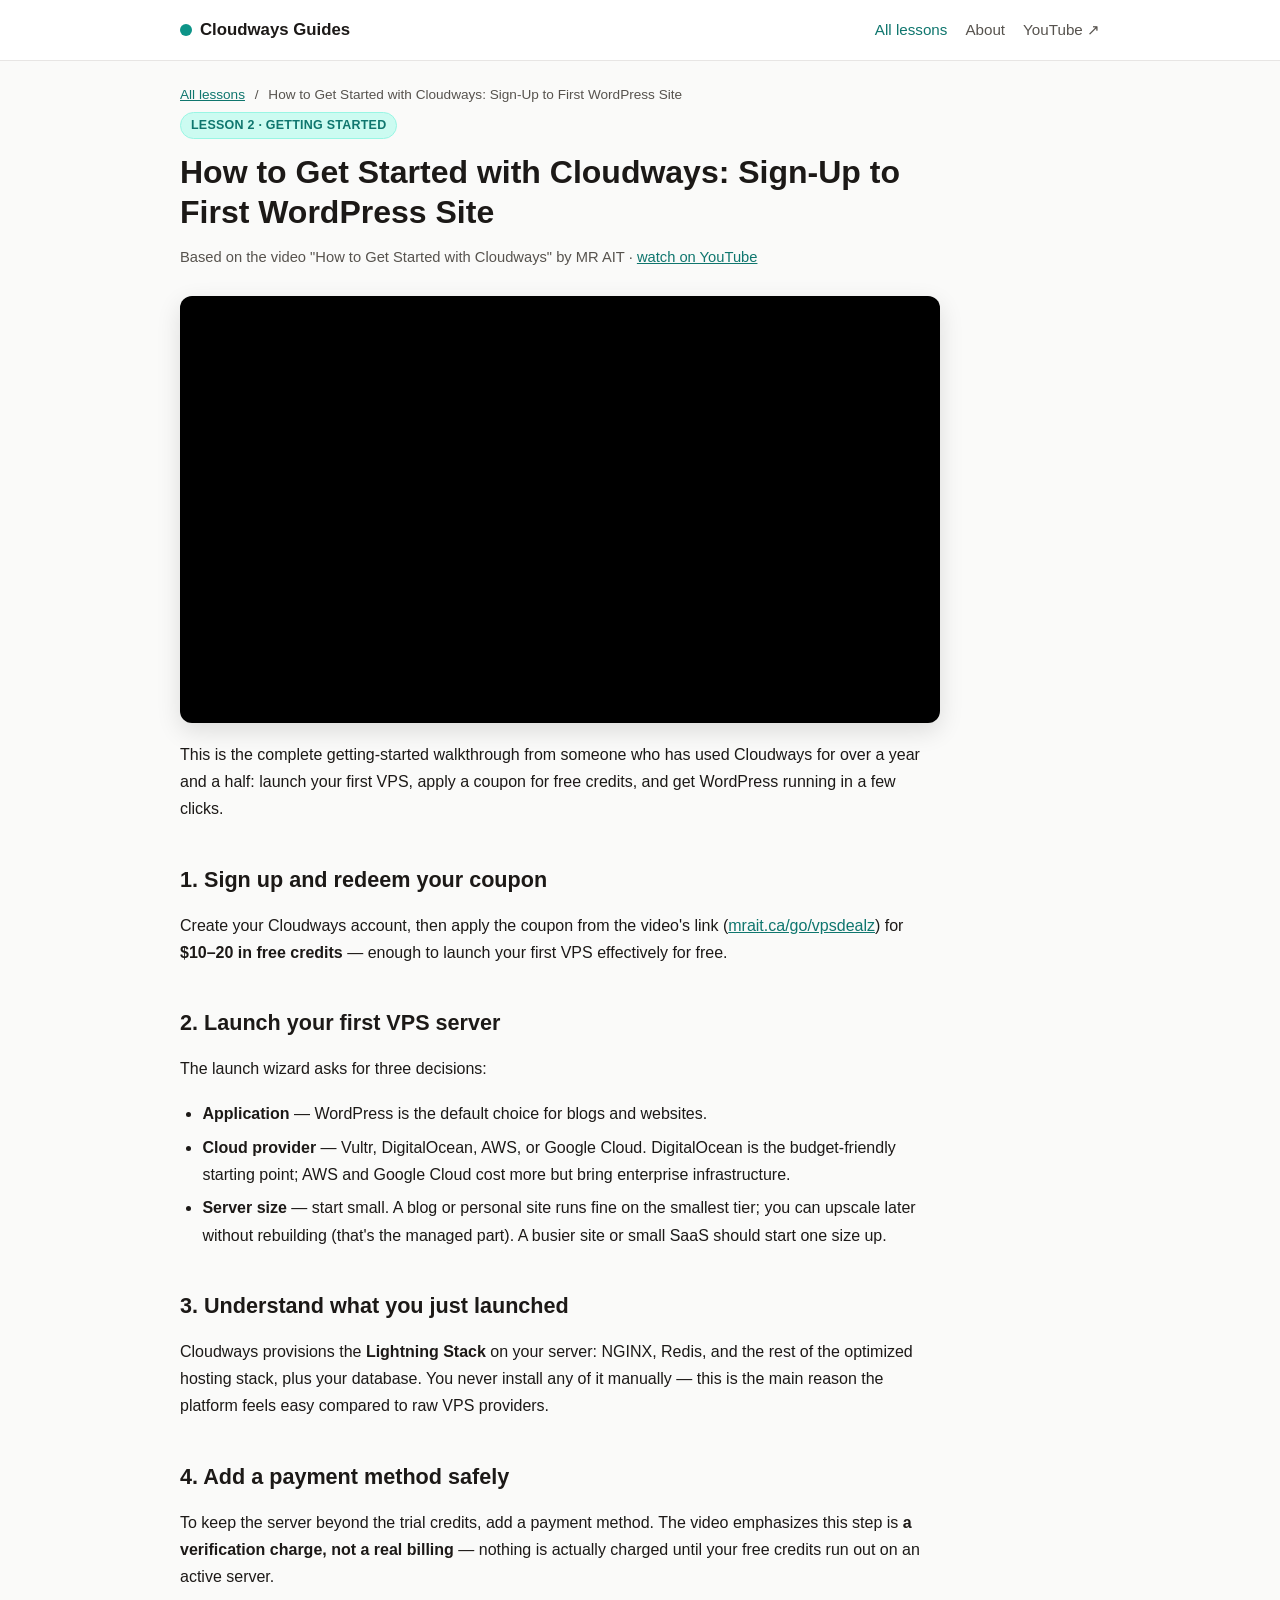
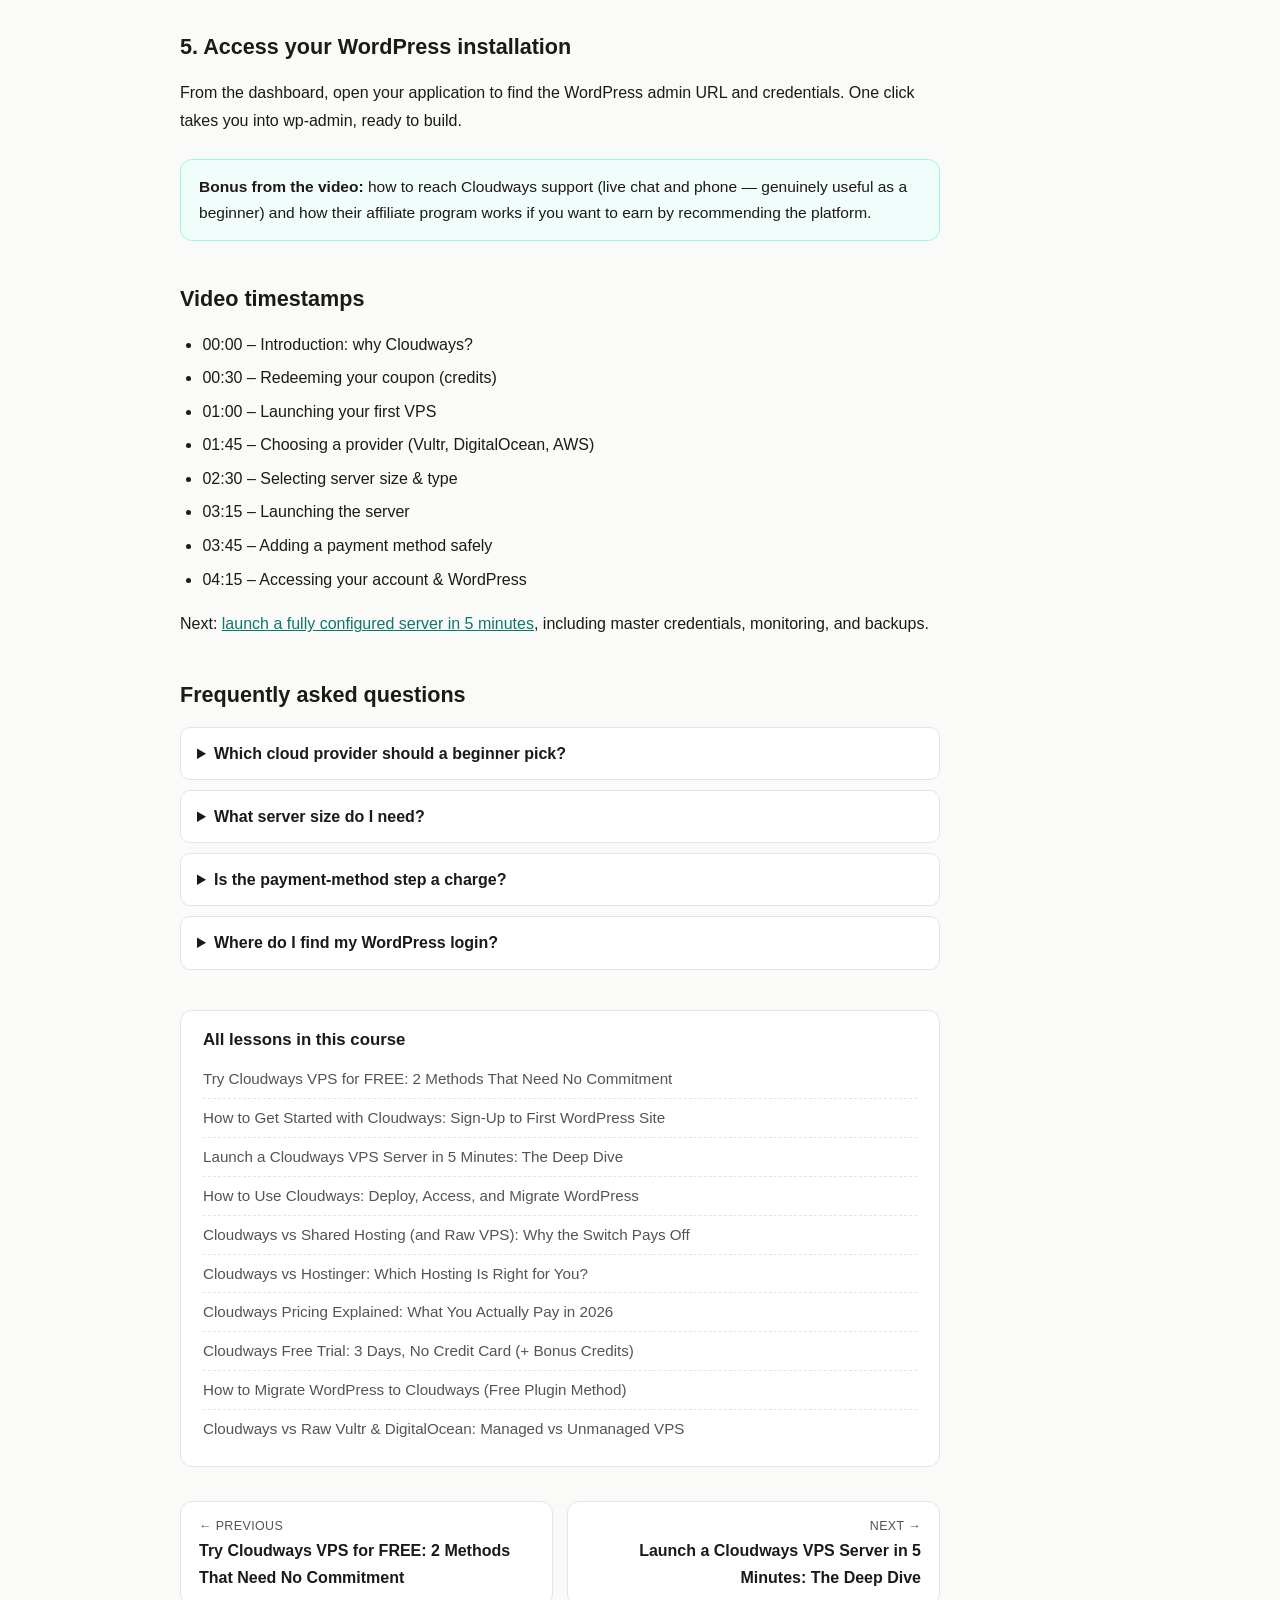
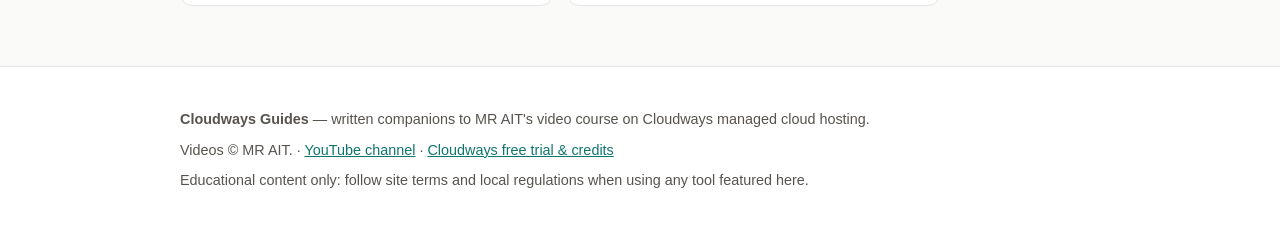
<file: guides/getting-started-with-cloudways.html>
<!DOCTYPE html>
<html lang="en">
<head>
<meta charset="utf-8">
<meta name="viewport" content="width=device-width, initial-scale=1">
<title>How to Get Started with Cloudways: Sign-Up to First WordPress Site — Cloudways Guides</title>
<meta name="description" content="Sign up, redeem $10–20 in credits, launch your first VPS, pick a provider and server size, and reach your WordPress dashboard.">
<meta name="google-site-verification" content="36pb8IPRRwSPMd5rkoVs9BLezMyI7jY3Jf77o13JfJ8">
<meta property="og:title" content="How to Get Started with Cloudways: Sign-Up to First WordPress Site — Cloudways Guides">
<meta property="og:description" content="Sign up, redeem $10–20 in credits, launch your first VPS, pick a provider and server size, and reach your WordPress dashboard.">
<meta property="og:type" content="article">
<meta property="og:image" content="https://i.ytimg.com/vi/SxqZ0JRJccw/hqdefault.jpg">
<meta property="og:site_name" content="Cloudways Guides">
<link rel="stylesheet" href="../css/style.css">
<script type="application/ld+json">{
  "@context": "https://schema.org",
  "@type": "VideoObject",
  "name": "How to Get Started with Cloudways: Sign-Up to First WordPress Site",
  "description": "Sign up, redeem $10\u201320 in credits, launch your first VPS, pick a provider and server size, and reach your WordPress dashboard.",
  "thumbnailUrl": [
    "https://i.ytimg.com/vi/SxqZ0JRJccw/hqdefault.jpg"
  ],
  "embedUrl": "https://www.youtube-nocookie.com/embed/SxqZ0JRJccw",
  "author": {
    "@type": "Person",
    "name": "MR AIT",
    "url": "https://www.youtube.com/@mrait"
  }
}</script>
</head>
<body>
<header class="site-head">
  <div class="wrap"><a class="brand" href="../index.html"><span class="dot"></span>Cloudways Guides</a>
<nav>
  <a class="active" href="../index.html">All lessons</a>
  <a href="../about.html">About</a>
  <a href="https://www.youtube.com/@mrait" target="_blank" rel="noopener">YouTube ↗</a>
</nav></div>
</header>
<main class="wrap">
  <nav class="crumbs"><a href="../index.html">All lessons</a> <span>/</span> How to Get Started with Cloudways: Sign-Up to First WordPress Site</nav>
  <article>
    <span class="pill">Lesson 2 · Getting Started</span>
    <h1>How to Get Started with Cloudways: Sign-Up to First WordPress Site</h1>
    <p class="byline">Based on the video "How to Get Started with Cloudways" by MR AIT · <a href="https://youtu.be/SxqZ0JRJccw" target="_blank" rel="noopener">watch on YouTube</a></p>
    <div class="video-wrap"><iframe src="https://www.youtube-nocookie.com/embed/SxqZ0JRJccw" title="How to Get Started with Cloudways: Sign-Up to First WordPress Site — video" loading="lazy" allow="accelerometer; autoplay; clipboard-write; encrypted-media; gyroscope; picture-in-picture; web-share" referrerpolicy="strict-origin-when-cross-origin" allowfullscreen></iframe></div>
    
<p>This is the complete getting-started walkthrough from someone who has used Cloudways for over a year and a half: launch your first VPS, apply a coupon for free credits, and get WordPress running in a few clicks.</p>

<h2>1. Sign up and redeem your coupon</h2>
<p>Create your Cloudways account, then apply the coupon from the video's link (<a href="https://mrait.ca/go/vpsdealz" rel="nofollow noopener" target="_blank">mrait.ca/go/vpsdealz</a>) for <strong>$10–20 in free credits</strong> — enough to launch your first VPS effectively for free.</p>

<h2>2. Launch your first VPS server</h2>
<p>The launch wizard asks for three decisions:</p>
<ul>
  <li><strong>Application</strong> — WordPress is the default choice for blogs and websites.</li>
  <li><strong>Cloud provider</strong> — Vultr, DigitalOcean, AWS, or Google Cloud. DigitalOcean is the budget-friendly starting point; AWS and Google Cloud cost more but bring enterprise infrastructure.</li>
  <li><strong>Server size</strong> — start small. A blog or personal site runs fine on the smallest tier; you can upscale later without rebuilding (that's the managed part). A busier site or small SaaS should start one size up.</li>
</ul>

<h2>3. Understand what you just launched</h2>
<p>Cloudways provisions the <strong>Lightning Stack</strong> on your server: NGINX, Redis, and the rest of the optimized hosting stack, plus your database. You never install any of it manually — this is the main reason the platform feels easy compared to raw VPS providers.</p>

<h2>4. Add a payment method safely</h2>
<p>To keep the server beyond the trial credits, add a payment method. The video emphasizes this step is <strong>a verification charge, not a real billing</strong> — nothing is actually charged until your free credits run out on an active server.</p>

<h2>5. Access your WordPress installation</h2>
<p>From the dashboard, open your application to find the WordPress admin URL and credentials. One click takes you into wp-admin, ready to build.</p>

<div class="callout callout-tip">
  <strong>Bonus from the video:</strong> how to reach Cloudways support (live chat and phone — genuinely useful as a beginner) and how their affiliate program works if you want to earn by recommending the platform.
</div>

<h2>Video timestamps</h2>
<ul>
  <li>00:00 – Introduction: why Cloudways?</li>
  <li>00:30 – Redeeming your coupon (credits)</li>
  <li>01:00 – Launching your first VPS</li>
  <li>01:45 – Choosing a provider (Vultr, DigitalOcean, AWS)</li>
  <li>02:30 – Selecting server size &amp; type</li>
  <li>03:15 – Launching the server</li>
  <li>03:45 – Adding a payment method safely</li>
  <li>04:15 – Accessing your account &amp; WordPress</li>
</ul>

<p>Next: <a href="launch-vps-in-5-minutes.html">launch a fully configured server in 5 minutes</a>, including master credentials, monitoring, and backups.</p>

    <h2 id="faq">Frequently asked questions</h2><div class="faq"><details class="faq-item"><summary>Which cloud provider should a beginner pick?</summary><p>DigitalOcean — the best value tier for getting started. Vultr is comparable; AWS and Google Cloud cost more and suit workloads that specifically need their ecosystem. You can migrate to another provider later.</p></details><details class="faq-item"><summary>What server size do I need?</summary><p>Start small — the lowest tier runs a blog or personal site fine, and vertical scaling upgrades you in one click when traffic grows. Don’t buy headroom you don’t need yet.</p></details><details class="faq-item"><summary>Is the payment-method step a charge?</summary><p>No — it’s a verification hold, not a billing charge. Your coupon credits cover the first server time.</p></details><details class="faq-item"><summary>Where do I find my WordPress login?</summary><p>Open the application in the Cloudways dashboard — the admin URL and credentials are right there, with one-click access into wp-admin.</p></details></div>
  </article>
  <aside class="lesson-list">
    <h2>All lessons in this course</h2>
    <a href="index.html#getting-started-with-cloudways">Try Cloudways VPS for FREE: 2 Methods That Need No Commitment</a><a href="index.html#getting-started-with-cloudways">How to Get Started with Cloudways: Sign-Up to First WordPress Site</a><a href="index.html#getting-started-with-cloudways">Launch a Cloudways VPS Server in 5 Minutes: The Deep Dive</a><a href="index.html#getting-started-with-cloudways">How to Use Cloudways: Deploy, Access, and Migrate WordPress</a><a href="index.html#getting-started-with-cloudways">Cloudways vs Shared Hosting (and Raw VPS): Why the Switch Pays Off</a><a href="index.html#getting-started-with-cloudways">Cloudways vs Hostinger: Which Hosting Is Right for You?</a><a href="index.html#getting-started-with-cloudways">Cloudways Pricing Explained: What You Actually Pay in 2026</a><a href="index.html#getting-started-with-cloudways">Cloudways Free Trial: 3 Days, No Credit Card (+ Bonus Credits)</a><a href="index.html#getting-started-with-cloudways">How to Migrate WordPress to Cloudways (Free Plugin Method)</a><a href="index.html#getting-started-with-cloudways">Cloudways vs Raw Vultr &amp; DigitalOcean: Managed vs Unmanaged VPS</a>
  </aside>
  <div class="pager-row"><a class="pager prev" href="try-cloudways-free.html"><span>← Previous</span><strong>Try Cloudways VPS for FREE: 2 Methods That Need No Commitment</strong></a><a class="pager next" href="launch-vps-in-5-minutes.html"><span>Next →</span><strong>Launch a Cloudways VPS Server in 5 Minutes: The Deep Dive</strong></a></div>
</main>
<footer class="site-foot"><div class="wrap"><p><strong>Cloudways Guides</strong> — written companions to MR AIT's video course on Cloudways managed cloud hosting.</p>
<p>Videos © MR AIT. · <a href="https://www.youtube.com/@mrait" target="_blank" rel="noopener">YouTube channel</a> · <a href="https://mrait.ca/go/vpsdealz" rel="nofollow noopener" target="_blank">Cloudways free trial &amp; credits</a></p>
<p>Educational content only: follow site terms and local regulations when using any tool featured here.</p></div></footer>
</body>
</html>
</file>
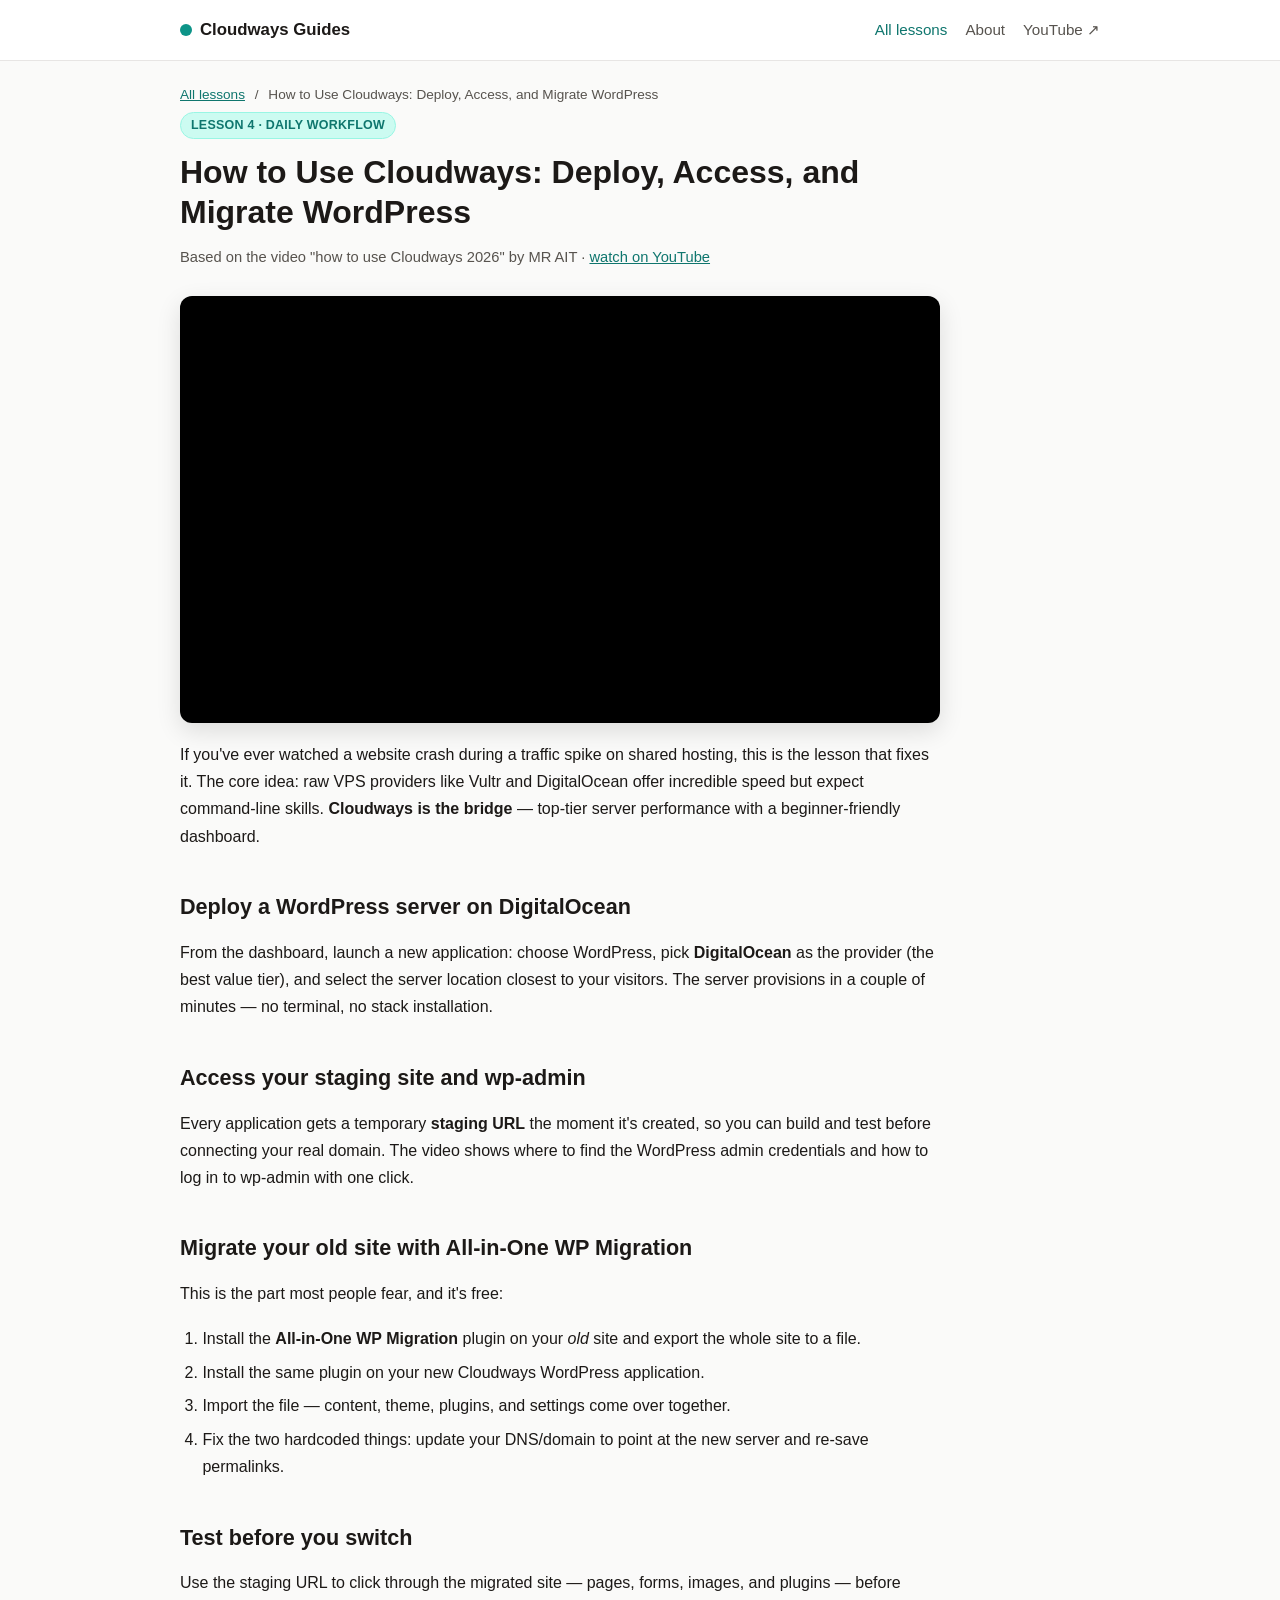
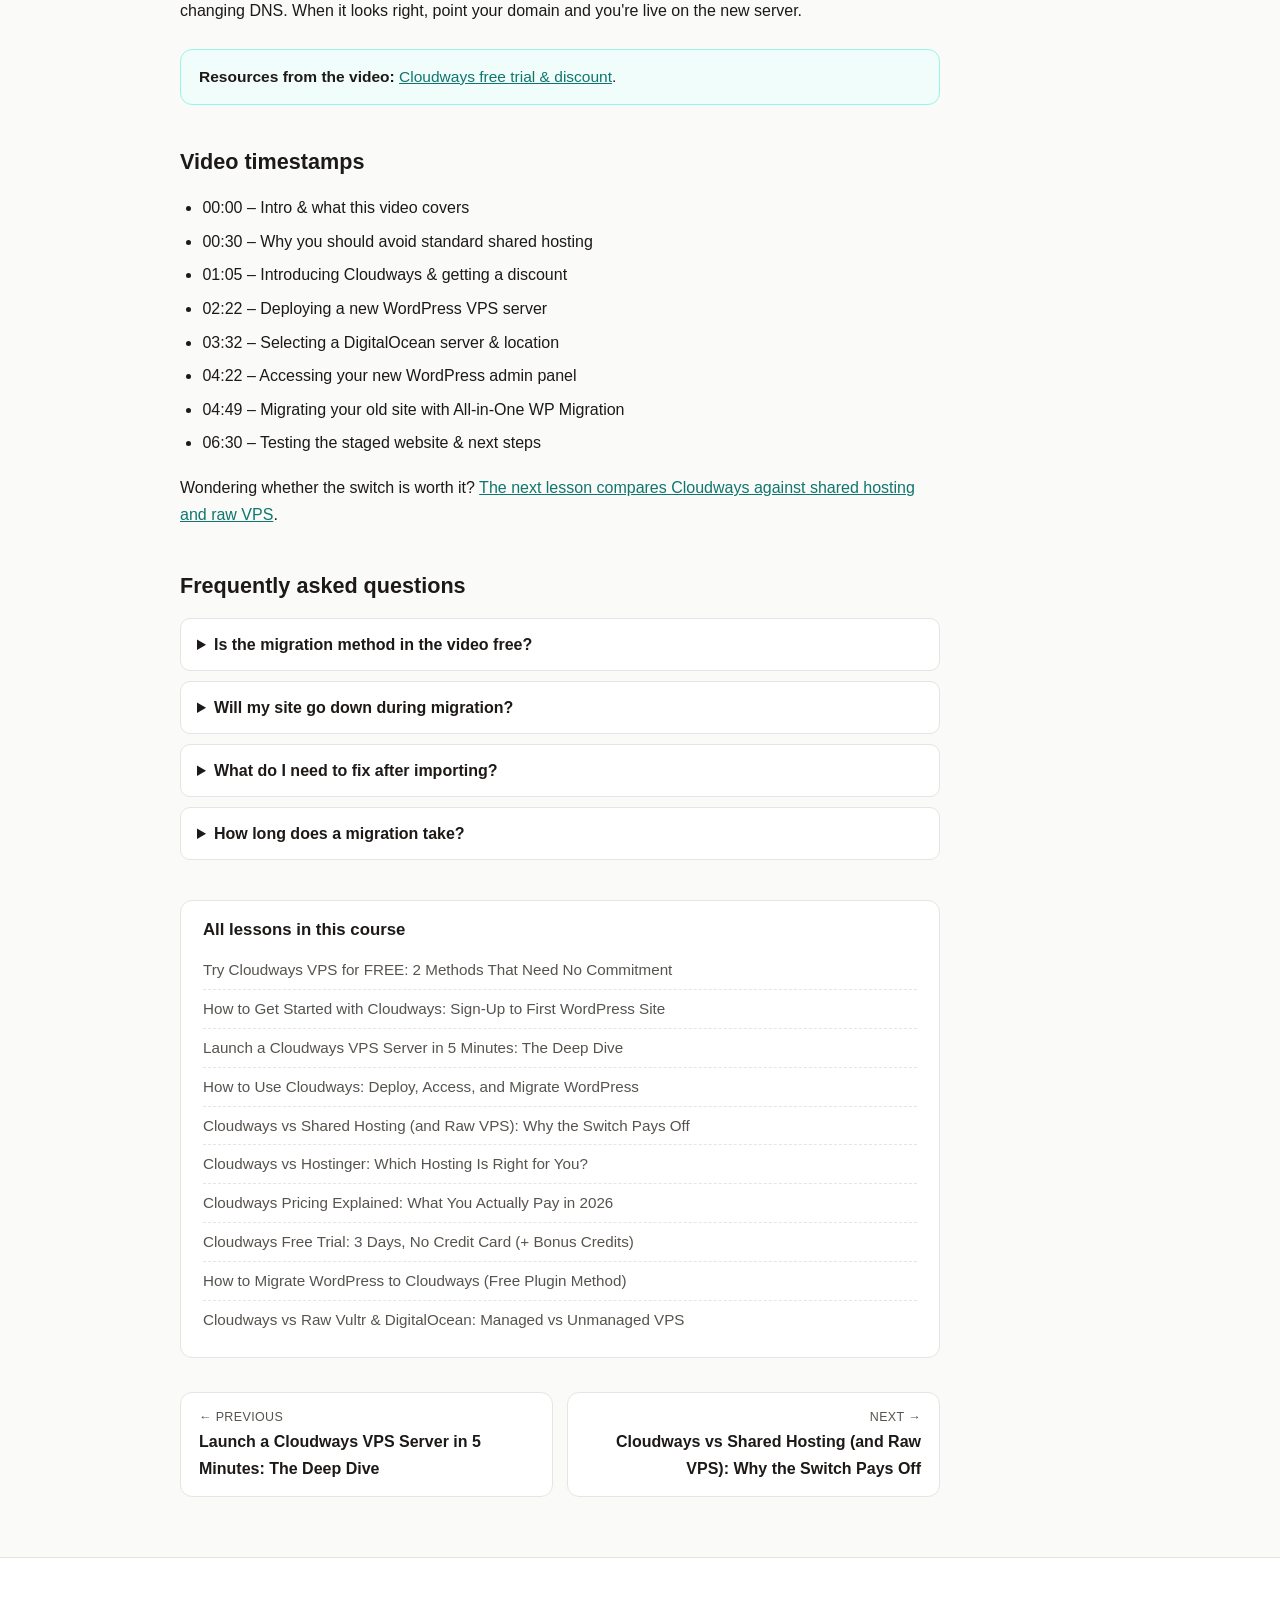
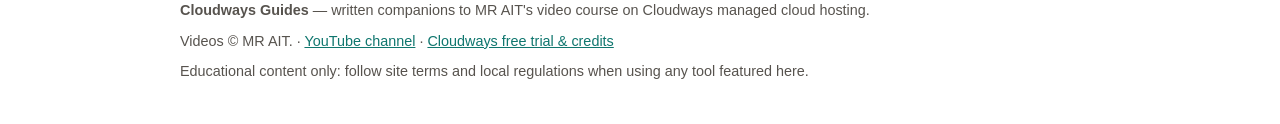
<file: guides/how-to-use-cloudways.html>
<!DOCTYPE html>
<html lang="en">
<head>
<meta charset="utf-8">
<meta name="viewport" content="width=device-width, initial-scale=1">
<title>How to Use Cloudways: Deploy, Access, and Migrate WordPress — Cloudways Guides</title>
<meta name="description" content="The everyday workflow — deploying a DigitalOcean server, reaching your staging site and wp-admin, and migrating an old site for free.">
<meta name="google-site-verification" content="36pb8IPRRwSPMd5rkoVs9BLezMyI7jY3Jf77o13JfJ8">
<meta property="og:title" content="How to Use Cloudways: Deploy, Access, and Migrate WordPress — Cloudways Guides">
<meta property="og:description" content="The everyday workflow — deploying a DigitalOcean server, reaching your staging site and wp-admin, and migrating an old site for free.">
<meta property="og:type" content="article">
<meta property="og:image" content="https://i.ytimg.com/vi/yUb_pcdp7pE/hqdefault.jpg">
<meta property="og:site_name" content="Cloudways Guides">
<link rel="stylesheet" href="../css/style.css">
<script type="application/ld+json">{
  "@context": "https://schema.org",
  "@type": "VideoObject",
  "name": "How to Use Cloudways: Deploy, Access, and Migrate WordPress",
  "description": "The everyday workflow \u2014 deploying a DigitalOcean server, reaching your staging site and wp-admin, and migrating an old site for free.",
  "thumbnailUrl": [
    "https://i.ytimg.com/vi/yUb_pcdp7pE/hqdefault.jpg"
  ],
  "embedUrl": "https://www.youtube-nocookie.com/embed/yUb_pcdp7pE",
  "author": {
    "@type": "Person",
    "name": "MR AIT",
    "url": "https://www.youtube.com/@mrait"
  }
}</script>
</head>
<body>
<header class="site-head">
  <div class="wrap"><a class="brand" href="../index.html"><span class="dot"></span>Cloudways Guides</a>
<nav>
  <a class="active" href="../index.html">All lessons</a>
  <a href="../about.html">About</a>
  <a href="https://www.youtube.com/@mrait" target="_blank" rel="noopener">YouTube ↗</a>
</nav></div>
</header>
<main class="wrap">
  <nav class="crumbs"><a href="../index.html">All lessons</a> <span>/</span> How to Use Cloudways: Deploy, Access, and Migrate WordPress</nav>
  <article>
    <span class="pill">Lesson 4 · Daily Workflow</span>
    <h1>How to Use Cloudways: Deploy, Access, and Migrate WordPress</h1>
    <p class="byline">Based on the video "how to use Cloudways 2026" by MR AIT · <a href="https://youtu.be/yUb_pcdp7pE" target="_blank" rel="noopener">watch on YouTube</a></p>
    <div class="video-wrap"><iframe src="https://www.youtube-nocookie.com/embed/yUb_pcdp7pE" title="How to Use Cloudways: Deploy, Access, and Migrate WordPress — video" loading="lazy" allow="accelerometer; autoplay; clipboard-write; encrypted-media; gyroscope; picture-in-picture; web-share" referrerpolicy="strict-origin-when-cross-origin" allowfullscreen></iframe></div>
    
<p>If you've ever watched a website crash during a traffic spike on shared hosting, this is the lesson that fixes it. The core idea: raw VPS providers like Vultr and DigitalOcean offer incredible speed but expect command-line skills. <strong>Cloudways is the bridge</strong> — top-tier server performance with a beginner-friendly dashboard.</p>

<h2>Deploy a WordPress server on DigitalOcean</h2>
<p>From the dashboard, launch a new application: choose WordPress, pick <strong>DigitalOcean</strong> as the provider (the best value tier), and select the server location closest to your visitors. The server provisions in a couple of minutes — no terminal, no stack installation.</p>

<h2>Access your staging site and wp-admin</h2>
<p>Every application gets a temporary <strong>staging URL</strong> the moment it's created, so you can build and test before connecting your real domain. The video shows where to find the WordPress admin credentials and how to log in to wp-admin with one click.</p>

<h2>Migrate your old site with All-in-One WP Migration</h2>
<p>This is the part most people fear, and it's free:</p>
<ol>
  <li>Install the <strong>All-in-One WP Migration</strong> plugin on your <em>old</em> site and export the whole site to a file.</li>
  <li>Install the same plugin on your new Cloudways WordPress application.</li>
  <li>Import the file — content, theme, plugins, and settings come over together.</li>
  <li>Fix the two hardcoded things: update your DNS/domain to point at the new server and re-save permalinks.</li>
</ol>

<h2>Test before you switch</h2>
<p>Use the staging URL to click through the migrated site — pages, forms, images, and plugins — before changing DNS. When it looks right, point your domain and you're live on the new server.</p>

<div class="callout callout-tip">
  <strong>Resources from the video:</strong> <a href="https://mrait.ca/go/vpsdealz" rel="nofollow noopener" target="_blank">Cloudways free trial &amp; discount</a>.
</div>

<h2>Video timestamps</h2>
<ul>
  <li>00:00 – Intro &amp; what this video covers</li>
  <li>00:30 – Why you should avoid standard shared hosting</li>
  <li>01:05 – Introducing Cloudways &amp; getting a discount</li>
  <li>02:22 – Deploying a new WordPress VPS server</li>
  <li>03:32 – Selecting a DigitalOcean server &amp; location</li>
  <li>04:22 – Accessing your new WordPress admin panel</li>
  <li>04:49 – Migrating your old site with All-in-One WP Migration</li>
  <li>06:30 – Testing the staged website &amp; next steps</li>
</ul>

<p>Wondering whether the switch is worth it? <a href="cloudways-vs-shared-hosting.html">The next lesson compares Cloudways against shared hosting and raw VPS</a>.</p>

    <h2 id="faq">Frequently asked questions</h2><div class="faq"><details class="faq-item"><summary>Is the migration method in the video free?</summary><p>Yes — it uses the free All-in-One WP Migration plugin on both the old and new site. No paid migration service needed for standard WordPress sites.</p></details><details class="faq-item"><summary>Will my site go down during migration?</summary><p>Not if you follow the staging flow: build and test on the temporary Cloudways URL first, and only switch DNS once everything checks out. The old site keeps serving until you flip.</p></details><details class="faq-item"><summary>What do I need to fix after importing?</summary><p>Two things: point your domain’s DNS at the new server, and re-save your permalinks. Everything else — content, theme, plugins, settings — comes over in the import.</p></details><details class="faq-item"><summary>How long does a migration take?</summary><p>Minutes once the export file is ready — the video does the whole flow in under seven, including testing.</p></details></div>
  </article>
  <aside class="lesson-list">
    <h2>All lessons in this course</h2>
    <a href="index.html#how-to-use-cloudways">Try Cloudways VPS for FREE: 2 Methods That Need No Commitment</a><a href="index.html#how-to-use-cloudways">How to Get Started with Cloudways: Sign-Up to First WordPress Site</a><a href="index.html#how-to-use-cloudways">Launch a Cloudways VPS Server in 5 Minutes: The Deep Dive</a><a href="index.html#how-to-use-cloudways">How to Use Cloudways: Deploy, Access, and Migrate WordPress</a><a href="index.html#how-to-use-cloudways">Cloudways vs Shared Hosting (and Raw VPS): Why the Switch Pays Off</a><a href="index.html#how-to-use-cloudways">Cloudways vs Hostinger: Which Hosting Is Right for You?</a><a href="index.html#how-to-use-cloudways">Cloudways Pricing Explained: What You Actually Pay in 2026</a><a href="index.html#how-to-use-cloudways">Cloudways Free Trial: 3 Days, No Credit Card (+ Bonus Credits)</a><a href="index.html#how-to-use-cloudways">How to Migrate WordPress to Cloudways (Free Plugin Method)</a><a href="index.html#how-to-use-cloudways">Cloudways vs Raw Vultr &amp; DigitalOcean: Managed vs Unmanaged VPS</a>
  </aside>
  <div class="pager-row"><a class="pager prev" href="launch-vps-in-5-minutes.html"><span>← Previous</span><strong>Launch a Cloudways VPS Server in 5 Minutes: The Deep Dive</strong></a><a class="pager next" href="cloudways-vs-shared-hosting.html"><span>Next →</span><strong>Cloudways vs Shared Hosting (and Raw VPS): Why the Switch Pays Off</strong></a></div>
</main>
<footer class="site-foot"><div class="wrap"><p><strong>Cloudways Guides</strong> — written companions to MR AIT's video course on Cloudways managed cloud hosting.</p>
<p>Videos © MR AIT. · <a href="https://www.youtube.com/@mrait" target="_blank" rel="noopener">YouTube channel</a> · <a href="https://mrait.ca/go/vpsdealz" rel="nofollow noopener" target="_blank">Cloudways free trial &amp; credits</a></p>
<p>Educational content only: follow site terms and local regulations when using any tool featured here.</p></div></footer>
</body>
</html>
</file>
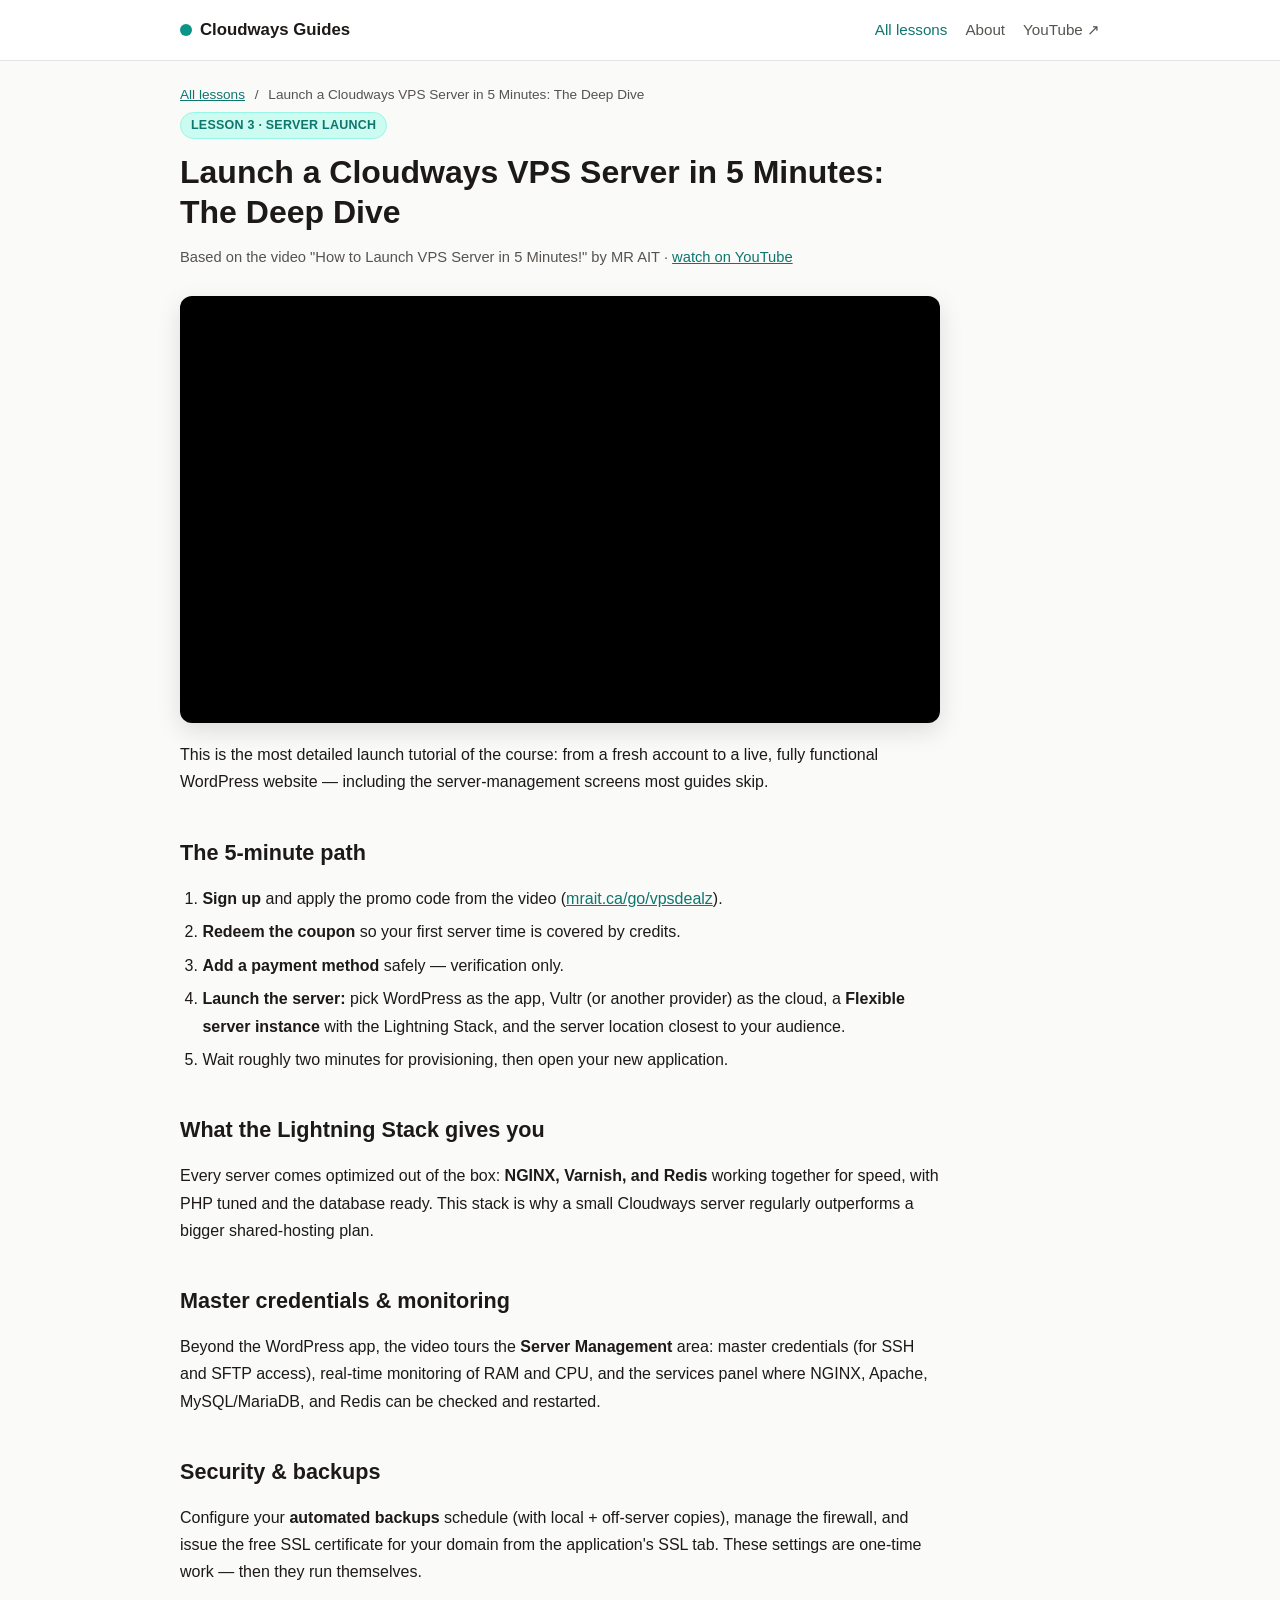
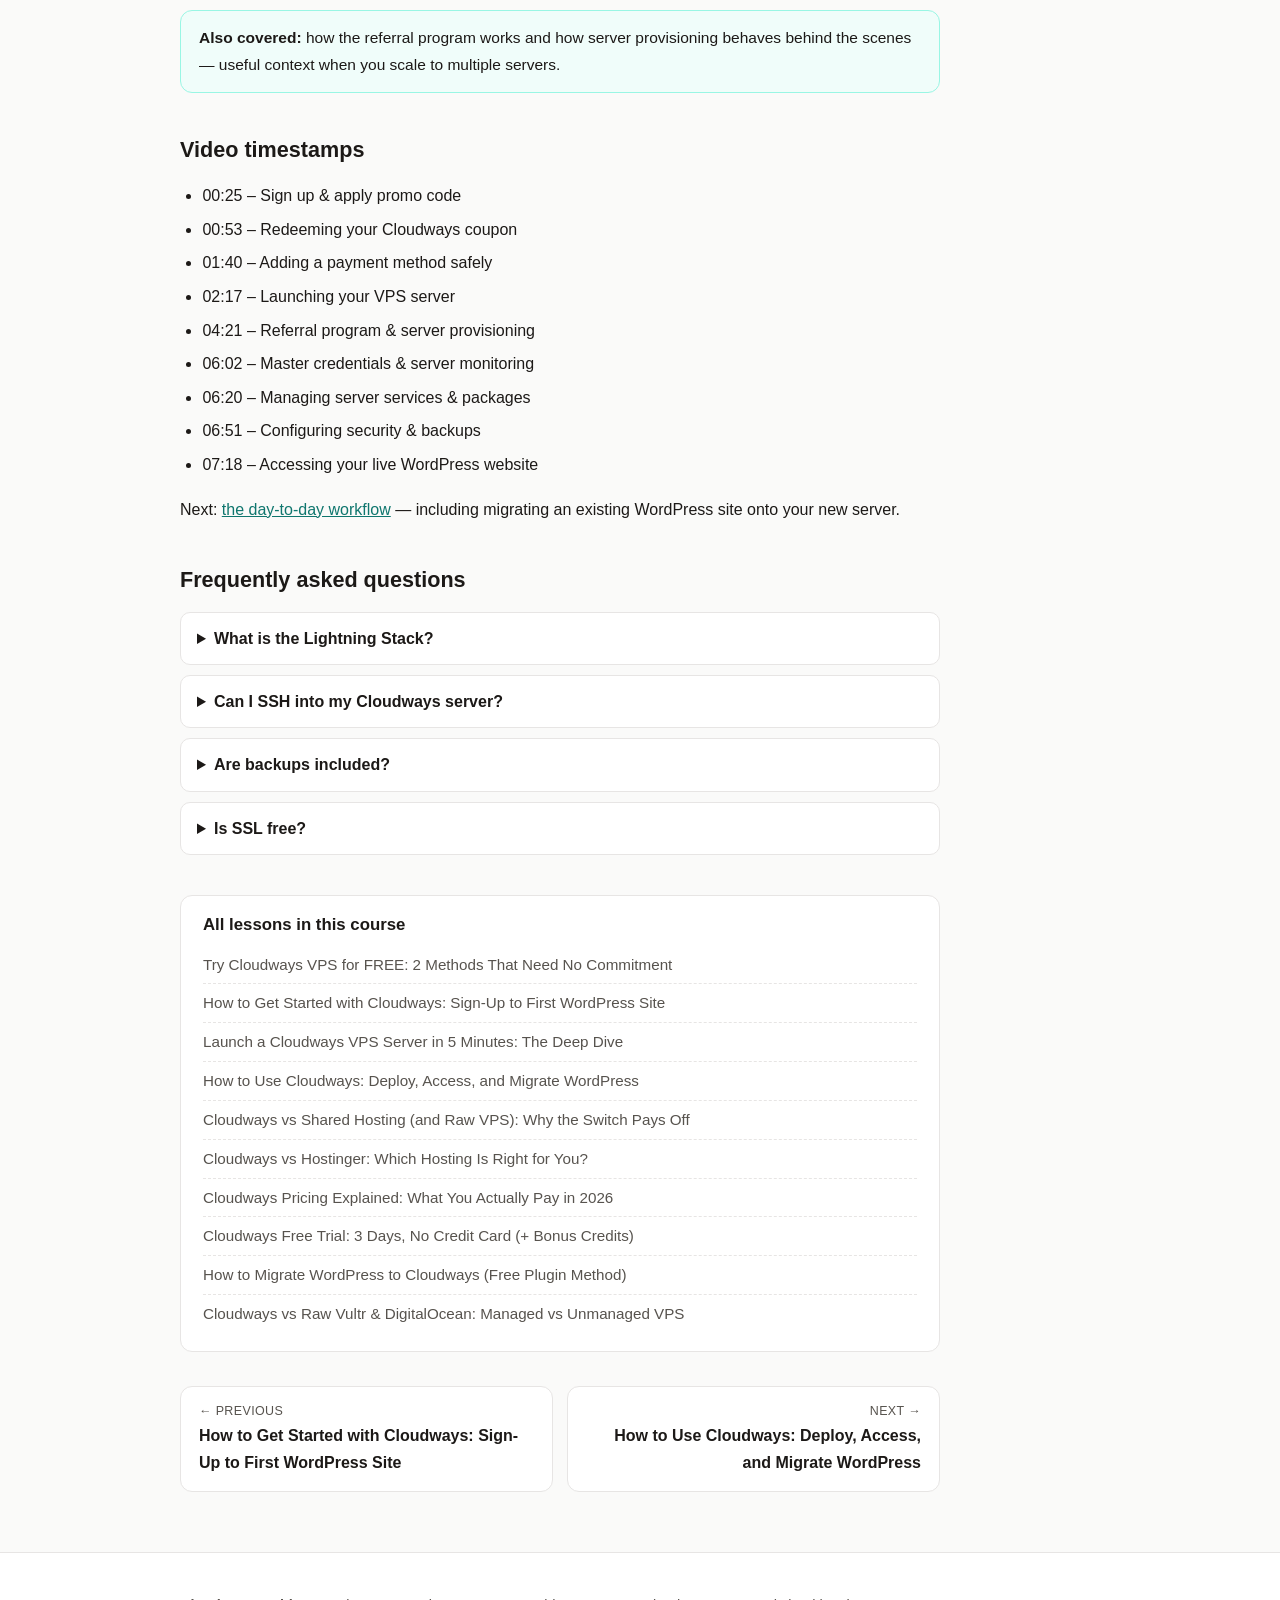
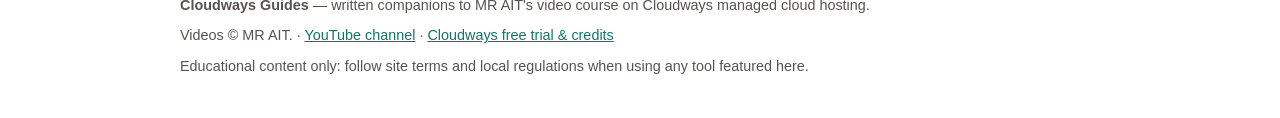
<file: guides/launch-vps-in-5-minutes.html>
<!DOCTYPE html>
<html lang="en">
<head>
<meta charset="utf-8">
<meta name="viewport" content="width=device-width, initial-scale=1">
<title>Launch a Cloudways VPS Server in 5 Minutes: The Deep Dive — Cloudways Guides</title>
<meta name="description" content="The full server launch walkthrough — Lightning Stack, master credentials, monitoring, services, security, and automated backups.">
<meta name="google-site-verification" content="36pb8IPRRwSPMd5rkoVs9BLezMyI7jY3Jf77o13JfJ8">
<meta property="og:title" content="Launch a Cloudways VPS Server in 5 Minutes: The Deep Dive — Cloudways Guides">
<meta property="og:description" content="The full server launch walkthrough — Lightning Stack, master credentials, monitoring, services, security, and automated backups.">
<meta property="og:type" content="article">
<meta property="og:image" content="https://i.ytimg.com/vi/GmrX1VwPxZI/hqdefault.jpg">
<meta property="og:site_name" content="Cloudways Guides">
<link rel="stylesheet" href="../css/style.css">
<script type="application/ld+json">{
  "@context": "https://schema.org",
  "@type": "VideoObject",
  "name": "Launch a Cloudways VPS Server in 5 Minutes: The Deep Dive",
  "description": "The full server launch walkthrough \u2014 Lightning Stack, master credentials, monitoring, services, security, and automated backups.",
  "thumbnailUrl": [
    "https://i.ytimg.com/vi/GmrX1VwPxZI/hqdefault.jpg"
  ],
  "embedUrl": "https://www.youtube-nocookie.com/embed/GmrX1VwPxZI",
  "author": {
    "@type": "Person",
    "name": "MR AIT",
    "url": "https://www.youtube.com/@mrait"
  }
}</script>
</head>
<body>
<header class="site-head">
  <div class="wrap"><a class="brand" href="../index.html"><span class="dot"></span>Cloudways Guides</a>
<nav>
  <a class="active" href="../index.html">All lessons</a>
  <a href="../about.html">About</a>
  <a href="https://www.youtube.com/@mrait" target="_blank" rel="noopener">YouTube ↗</a>
</nav></div>
</header>
<main class="wrap">
  <nav class="crumbs"><a href="../index.html">All lessons</a> <span>/</span> Launch a Cloudways VPS Server in 5 Minutes: The Deep Dive</nav>
  <article>
    <span class="pill">Lesson 3 · Server Launch</span>
    <h1>Launch a Cloudways VPS Server in 5 Minutes: The Deep Dive</h1>
    <p class="byline">Based on the video "How to Launch VPS Server in 5 Minutes!" by MR AIT · <a href="https://youtu.be/GmrX1VwPxZI" target="_blank" rel="noopener">watch on YouTube</a></p>
    <div class="video-wrap"><iframe src="https://www.youtube-nocookie.com/embed/GmrX1VwPxZI" title="Launch a Cloudways VPS Server in 5 Minutes: The Deep Dive — video" loading="lazy" allow="accelerometer; autoplay; clipboard-write; encrypted-media; gyroscope; picture-in-picture; web-share" referrerpolicy="strict-origin-when-cross-origin" allowfullscreen></iframe></div>
    
<p>This is the most detailed launch tutorial of the course: from a fresh account to a live, fully functional WordPress website — including the server-management screens most guides skip.</p>

<h2>The 5-minute path</h2>
<ol>
  <li><strong>Sign up</strong> and apply the promo code from the video (<a href="https://mrait.ca/go/vpsdealz" rel="nofollow noopener" target="_blank">mrait.ca/go/vpsdealz</a>).</li>
  <li><strong>Redeem the coupon</strong> so your first server time is covered by credits.</li>
  <li><strong>Add a payment method</strong> safely — verification only.</li>
  <li><strong>Launch the server:</strong> pick WordPress as the app, Vultr (or another provider) as the cloud, a <strong>Flexible server instance</strong> with the Lightning Stack, and the server location closest to your audience.</li>
  <li>Wait roughly two minutes for provisioning, then open your new application.</li>
</ol>

<h2>What the Lightning Stack gives you</h2>
<p>Every server comes optimized out of the box: <strong>NGINX, Varnish, and Redis</strong> working together for speed, with PHP tuned and the database ready. This stack is why a small Cloudways server regularly outperforms a bigger shared-hosting plan.</p>

<h2>Master credentials &amp; monitoring</h2>
<p>Beyond the WordPress app, the video tours the <strong>Server Management</strong> area: master credentials (for SSH and SFTP access), real-time monitoring of RAM and CPU, and the services panel where NGINX, Apache, MySQL/MariaDB, and Redis can be checked and restarted.</p>

<h2>Security &amp; backups</h2>
<p>Configure your <strong>automated backups</strong> schedule (with local + off-server copies), manage the firewall, and issue the free SSL certificate for your domain from the application's SSL tab. These settings are one-time work — then they run themselves.</p>

<div class="callout callout-tip">
  <strong>Also covered:</strong> how the referral program works and how server provisioning behaves behind the scenes — useful context when you scale to multiple servers.
</div>

<h2>Video timestamps</h2>
<ul>
  <li>00:25 – Sign up &amp; apply promo code</li>
  <li>00:53 – Redeeming your Cloudways coupon</li>
  <li>01:40 – Adding a payment method safely</li>
  <li>02:17 – Launching your VPS server</li>
  <li>04:21 – Referral program &amp; server provisioning</li>
  <li>06:02 – Master credentials &amp; server monitoring</li>
  <li>06:20 – Managing server services &amp; packages</li>
  <li>06:51 – Configuring security &amp; backups</li>
  <li>07:18 – Accessing your live WordPress website</li>
</ul>

<p>Next: <a href="how-to-use-cloudways.html">the day-to-day workflow</a> — including migrating an existing WordPress site onto your new server.</p>

    <h2 id="faq">Frequently asked questions</h2><div class="faq"><details class="faq-item"><summary>What is the Lightning Stack?</summary><p>The pre-optimized hosting stack Cloudways provisions on every server: NGINX, Varnish, and Redis working together, plus a tuned database. You never install or maintain any of it manually.</p></details><details class="faq-item"><summary>Can I SSH into my Cloudways server?</summary><p>Yes — master credentials for SSH and SFTP live in Server Management, alongside real-time RAM/CPU monitoring and the services panel.</p></details><details class="faq-item"><summary>Are backups included?</summary><p>Automated backups are built in and configurable — schedule them, and the video also shows the security settings worth reviewing once at launch.</p></details><details class="faq-item"><summary>Is SSL free?</summary><p>Yes — issue a free SSL certificate per application from the SSL tab once your domain is attached.</p></details></div>
  </article>
  <aside class="lesson-list">
    <h2>All lessons in this course</h2>
    <a href="index.html#launch-vps-in-5-minutes">Try Cloudways VPS for FREE: 2 Methods That Need No Commitment</a><a href="index.html#launch-vps-in-5-minutes">How to Get Started with Cloudways: Sign-Up to First WordPress Site</a><a href="index.html#launch-vps-in-5-minutes">Launch a Cloudways VPS Server in 5 Minutes: The Deep Dive</a><a href="index.html#launch-vps-in-5-minutes">How to Use Cloudways: Deploy, Access, and Migrate WordPress</a><a href="index.html#launch-vps-in-5-minutes">Cloudways vs Shared Hosting (and Raw VPS): Why the Switch Pays Off</a><a href="index.html#launch-vps-in-5-minutes">Cloudways vs Hostinger: Which Hosting Is Right for You?</a><a href="index.html#launch-vps-in-5-minutes">Cloudways Pricing Explained: What You Actually Pay in 2026</a><a href="index.html#launch-vps-in-5-minutes">Cloudways Free Trial: 3 Days, No Credit Card (+ Bonus Credits)</a><a href="index.html#launch-vps-in-5-minutes">How to Migrate WordPress to Cloudways (Free Plugin Method)</a><a href="index.html#launch-vps-in-5-minutes">Cloudways vs Raw Vultr &amp; DigitalOcean: Managed vs Unmanaged VPS</a>
  </aside>
  <div class="pager-row"><a class="pager prev" href="getting-started-with-cloudways.html"><span>← Previous</span><strong>How to Get Started with Cloudways: Sign-Up to First WordPress Site</strong></a><a class="pager next" href="how-to-use-cloudways.html"><span>Next →</span><strong>How to Use Cloudways: Deploy, Access, and Migrate WordPress</strong></a></div>
</main>
<footer class="site-foot"><div class="wrap"><p><strong>Cloudways Guides</strong> — written companions to MR AIT's video course on Cloudways managed cloud hosting.</p>
<p>Videos © MR AIT. · <a href="https://www.youtube.com/@mrait" target="_blank" rel="noopener">YouTube channel</a> · <a href="https://mrait.ca/go/vpsdealz" rel="nofollow noopener" target="_blank">Cloudways free trial &amp; credits</a></p>
<p>Educational content only: follow site terms and local regulations when using any tool featured here.</p></div></footer>
</body>
</html>
</file>
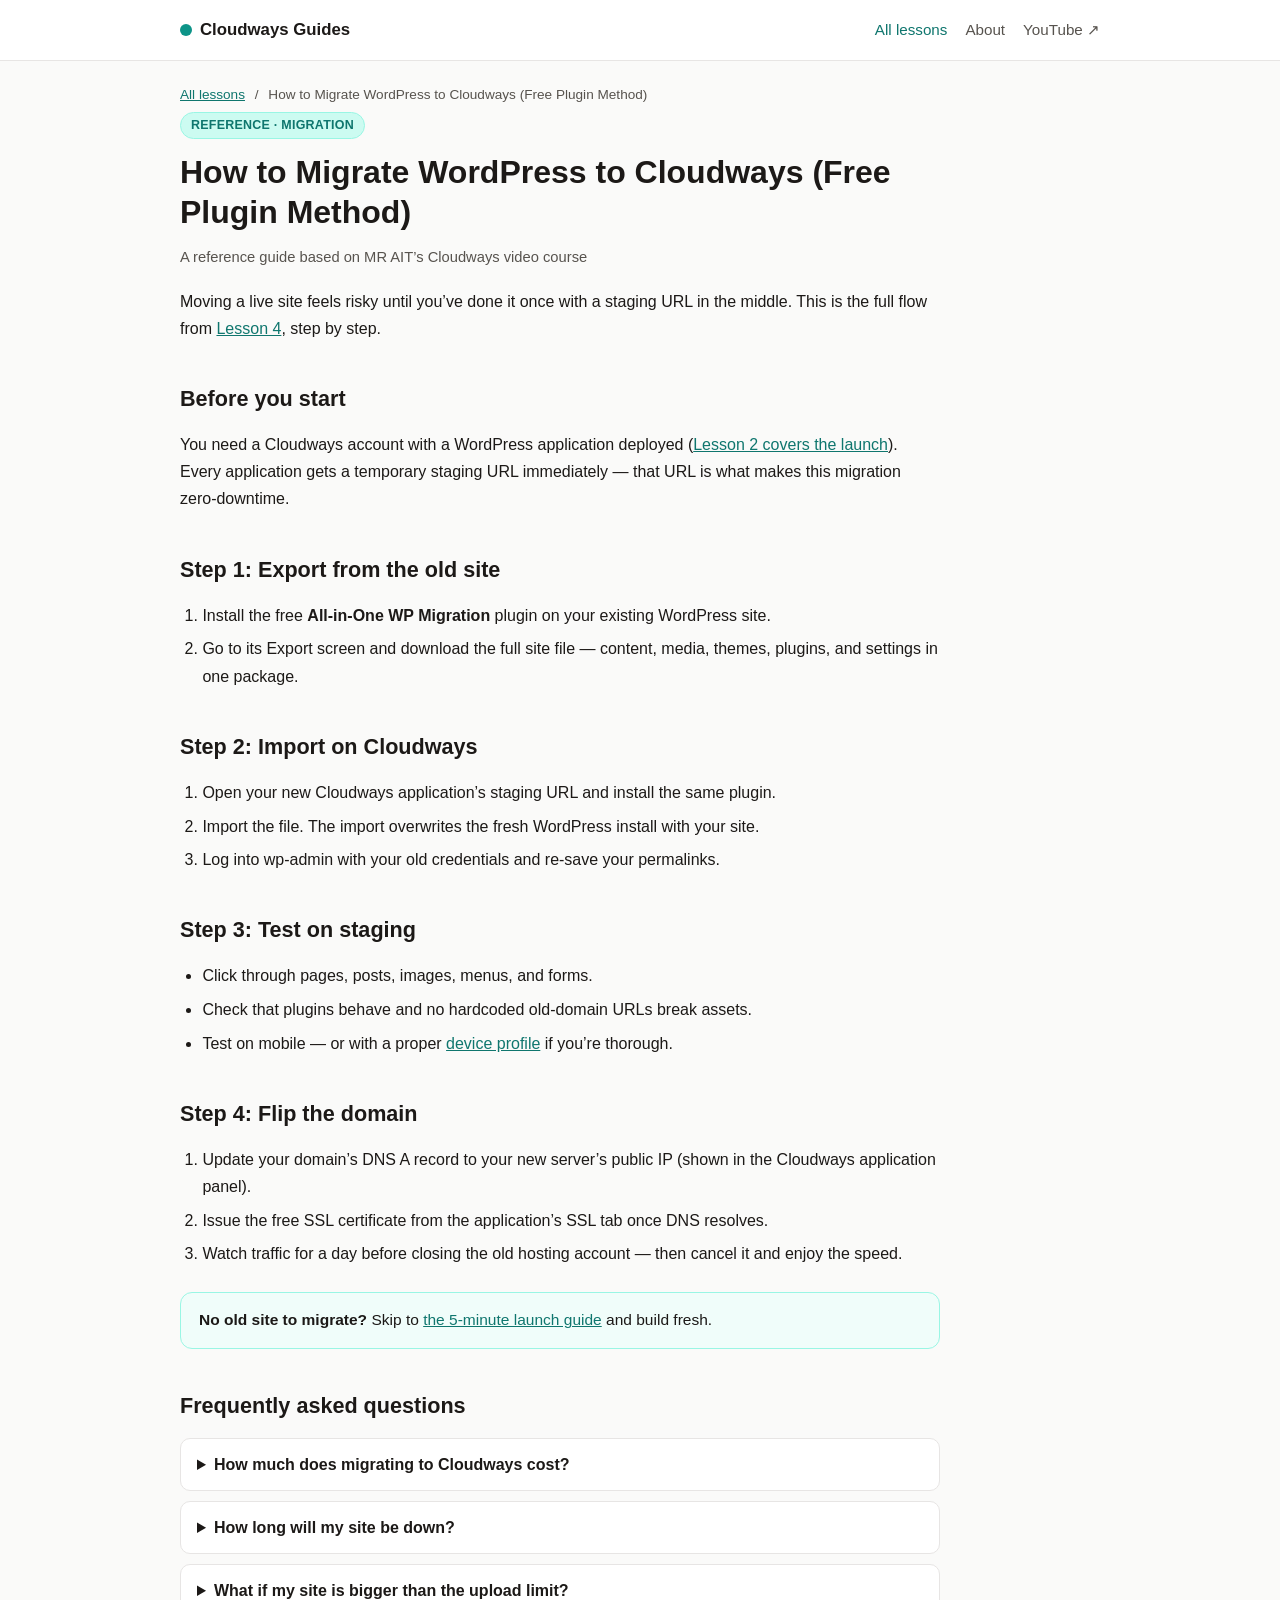
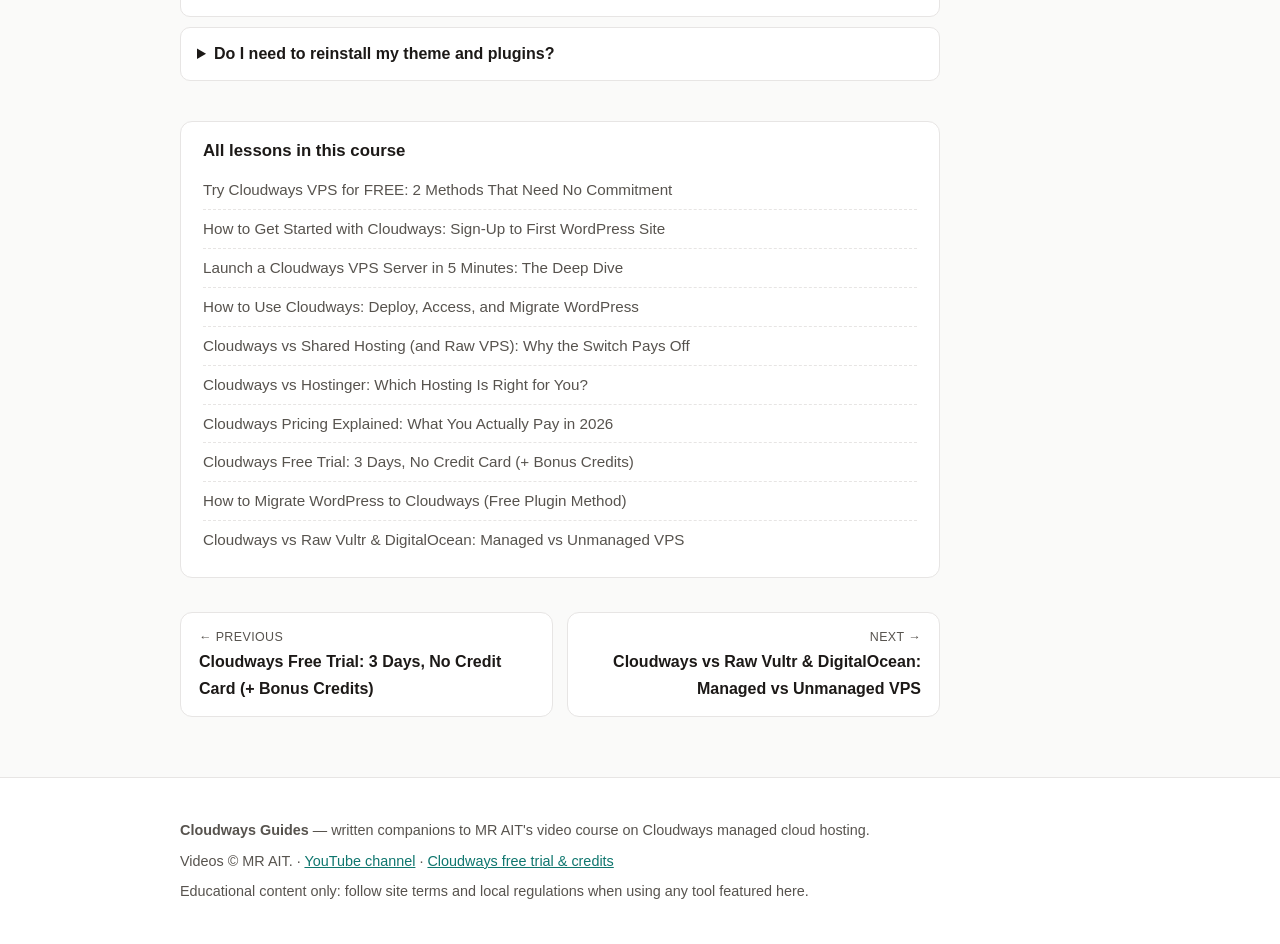
<file: guides/migrate-wordpress-to-cloudways.html>
<!DOCTYPE html>
<html lang="en">
<head>
<meta charset="utf-8">
<meta name="viewport" content="width=device-width, initial-scale=1">
<title>How to Migrate WordPress to Cloudways (Free Plugin Method) — Cloudways Guides</title>
<meta name="description" content="The complete migration flow: All-in-One WP Migration export, import on Cloudways, staging tests, then a zero-downtime DNS switch.">
<meta name="google-site-verification" content="36pb8IPRRwSPMd5rkoVs9BLezMyI7jY3Jf77o13JfJ8">
<meta property="og:title" content="How to Migrate WordPress to Cloudways (Free Plugin Method) — Cloudways Guides">
<meta property="og:description" content="The complete migration flow: All-in-One WP Migration export, import on Cloudways, staging tests, then a zero-downtime DNS switch.">
<meta property="og:type" content="article">
<meta property="og:image" content="https://i.ytimg.com/vi/-A5nmZ5kUGo/hqdefault.jpg">
<meta property="og:site_name" content="Cloudways Guides">
<link rel="stylesheet" href="../css/style.css">

</head>
<body>
<header class="site-head">
  <div class="wrap"><a class="brand" href="../index.html"><span class="dot"></span>Cloudways Guides</a>
<nav>
  <a class="active" href="../index.html">All lessons</a>
  <a href="../about.html">About</a>
  <a href="https://www.youtube.com/@mrait" target="_blank" rel="noopener">YouTube ↗</a>
</nav></div>
</header>
<main class="wrap">
  <nav class="crumbs"><a href="../index.html">All lessons</a> <span>/</span> How to Migrate WordPress to Cloudways (Free Plugin Method)</nav>
  <article>
    <span class="pill">Reference · Migration</span>
    <h1>How to Migrate WordPress to Cloudways (Free Plugin Method)</h1>
    <p class="byline">A reference guide based on MR AIT’s Cloudways video course</p>
    
    
<p>Moving a live site feels risky until you’ve done it once with a staging URL in the middle. This is the full flow from <a href="how-to-use-cloudways.html">Lesson 4</a>, step by step.</p>

<h2>Before you start</h2>
<p>You need a Cloudways account with a WordPress application deployed (<a href="getting-started-with-cloudways.html">Lesson 2 covers the launch</a>). Every application gets a temporary staging URL immediately — that URL is what makes this migration zero-downtime.</p>

<h2>Step 1: Export from the old site</h2>
<ol>
  <li>Install the free <strong>All-in-One WP Migration</strong> plugin on your existing WordPress site.</li>
  <li>Go to its Export screen and download the full site file — content, media, themes, plugins, and settings in one package.</li>
</ol>

<h2>Step 2: Import on Cloudways</h2>
<ol>
  <li>Open your new Cloudways application’s staging URL and install the same plugin.</li>
  <li>Import the file. The import overwrites the fresh WordPress install with your site.</li>
  <li>Log into wp-admin with your old credentials and re-save your permalinks.</li>
</ol>

<h2>Step 3: Test on staging</h2>
<ul>
  <li>Click through pages, posts, images, menus, and forms.</li>
  <li>Check that plugins behave and no hardcoded old-domain URLs break assets.</li>
  <li>Test on mobile — or with a proper <a href="how-to-use-antidetect-browser.html" rel="nofollow">device profile</a> if you’re thorough.</li>
</ul>

<h2>Step 4: Flip the domain</h2>
<ol>
  <li>Update your domain’s DNS A record to your new server’s public IP (shown in the Cloudways application panel).</li>
  <li>Issue the free SSL certificate from the application’s SSL tab once DNS resolves.</li>
  <li>Watch traffic for a day before closing the old hosting account — then cancel it and enjoy the speed.</li>
</ol>

<div class="callout callout-tip">
  <strong>No old site to migrate?</strong> Skip to <a href="launch-vps-in-5-minutes.html">the 5-minute launch guide</a> and build fresh.
</div>

    <h2 id="faq">Frequently asked questions</h2><div class="faq"><details class="faq-item"><summary>How much does migrating to Cloudways cost?</summary><p>The plugin method shown here is free — All-in-One WP Migration has no cost for standard exports and imports. Your only cost is the server time, which the trial credits can cover.</p></details><details class="faq-item"><summary>How long will my site be down?</summary><p>Zero, if you follow the staging flow: the old host keeps serving visitors until you switch DNS, and DNS propagation is the only transition window.</p></details><details class="faq-item"><summary>What if my site is bigger than the upload limit?</summary><p>All-in-One WP Migration lets you export in chunks, and the video’s flow works the same — split the export, import the parts in order.</p></details><details class="faq-item"><summary>Do I need to reinstall my theme and plugins?</summary><p>No — the import carries the entire site: themes, plugins, media, users, and settings.</p></details></div>
  </article>
  <aside class="lesson-list">
    <h2>All lessons in this course</h2>
    <a href="index.html#migrate-wordpress-to-cloudways">Try Cloudways VPS for FREE: 2 Methods That Need No Commitment</a><a href="index.html#migrate-wordpress-to-cloudways">How to Get Started with Cloudways: Sign-Up to First WordPress Site</a><a href="index.html#migrate-wordpress-to-cloudways">Launch a Cloudways VPS Server in 5 Minutes: The Deep Dive</a><a href="index.html#migrate-wordpress-to-cloudways">How to Use Cloudways: Deploy, Access, and Migrate WordPress</a><a href="index.html#migrate-wordpress-to-cloudways">Cloudways vs Shared Hosting (and Raw VPS): Why the Switch Pays Off</a><a href="index.html#migrate-wordpress-to-cloudways">Cloudways vs Hostinger: Which Hosting Is Right for You?</a><a href="index.html#migrate-wordpress-to-cloudways">Cloudways Pricing Explained: What You Actually Pay in 2026</a><a href="index.html#migrate-wordpress-to-cloudways">Cloudways Free Trial: 3 Days, No Credit Card (+ Bonus Credits)</a><a href="index.html#migrate-wordpress-to-cloudways">How to Migrate WordPress to Cloudways (Free Plugin Method)</a><a href="index.html#migrate-wordpress-to-cloudways">Cloudways vs Raw Vultr &amp; DigitalOcean: Managed vs Unmanaged VPS</a>
  </aside>
  <div class="pager-row"><a class="pager prev" href="cloudways-free-trial.html"><span>← Previous</span><strong>Cloudways Free Trial: 3 Days, No Credit Card (+ Bonus Credits)</strong></a><a class="pager next" href="cloudways-vs-vultr-digitalocean.html"><span>Next →</span><strong>Cloudways vs Raw Vultr &amp; DigitalOcean: Managed vs Unmanaged VPS</strong></a></div>
</main>
<footer class="site-foot"><div class="wrap"><p><strong>Cloudways Guides</strong> — written companions to MR AIT's video course on Cloudways managed cloud hosting.</p>
<p>Videos © MR AIT. · <a href="https://www.youtube.com/@mrait" target="_blank" rel="noopener">YouTube channel</a> · <a href="https://mrait.ca/go/vpsdealz" rel="nofollow noopener" target="_blank">Cloudways free trial &amp; credits</a></p>
<p>Educational content only: follow site terms and local regulations when using any tool featured here.</p></div></footer>
</body>
</html>
</file>
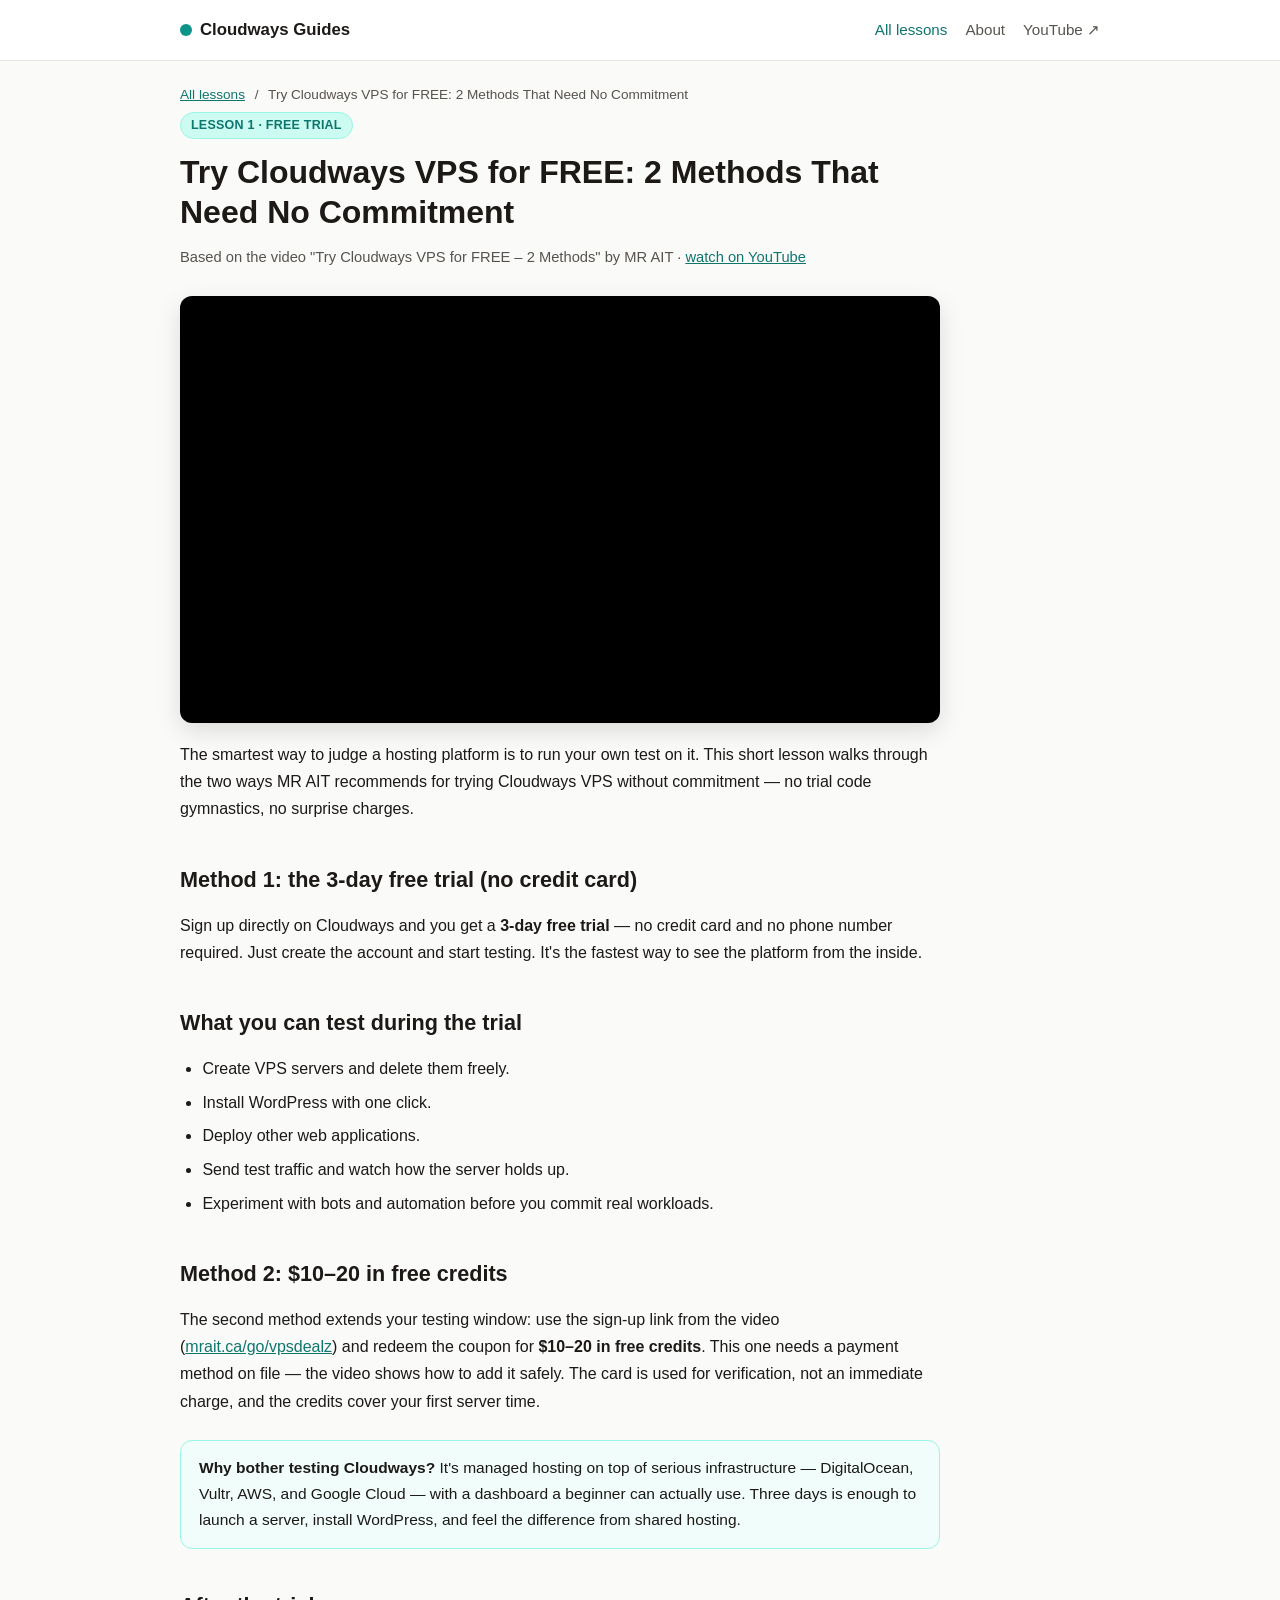
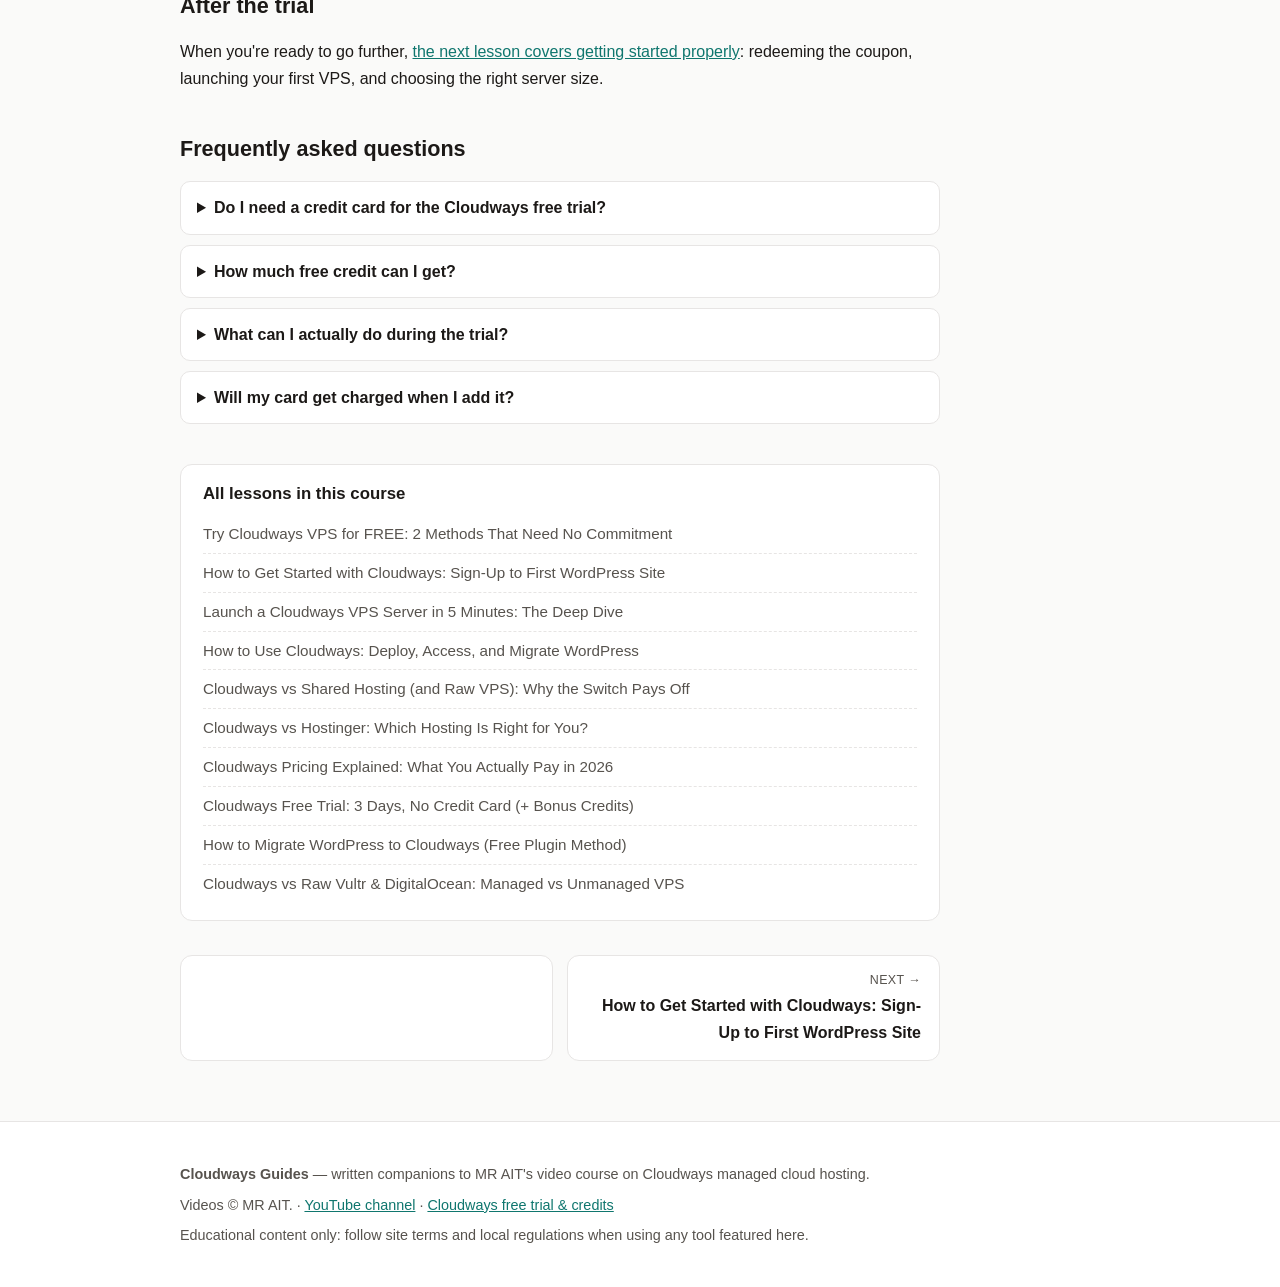
<file: guides/try-cloudways-free.html>
<!DOCTYPE html>
<html lang="en">
<head>
<meta charset="utf-8">
<meta name="viewport" content="width=device-width, initial-scale=1">
<title>Try Cloudways VPS for FREE: 2 Methods That Need No Commitment — Cloudways Guides</title>
<meta name="description" content="Two ways to test Cloudways before paying anything: a 3-day trial with no credit card, and $10–20 in free credits.">
<meta name="google-site-verification" content="36pb8IPRRwSPMd5rkoVs9BLezMyI7jY3Jf77o13JfJ8">
<meta property="og:title" content="Try Cloudways VPS for FREE: 2 Methods That Need No Commitment — Cloudways Guides">
<meta property="og:description" content="Two ways to test Cloudways before paying anything: a 3-day trial with no credit card, and $10–20 in free credits.">
<meta property="og:type" content="article">
<meta property="og:image" content="https://i.ytimg.com/vi/-A5nmZ5kUGo/hqdefault.jpg">
<meta property="og:site_name" content="Cloudways Guides">
<link rel="stylesheet" href="../css/style.css">
<script type="application/ld+json">{
  "@context": "https://schema.org",
  "@type": "VideoObject",
  "name": "Try Cloudways VPS for FREE: 2 Methods That Need No Commitment",
  "description": "Two ways to test Cloudways before paying anything: a 3-day trial with no credit card, and $10\u201320 in free credits.",
  "thumbnailUrl": [
    "https://i.ytimg.com/vi/-A5nmZ5kUGo/hqdefault.jpg"
  ],
  "embedUrl": "https://www.youtube-nocookie.com/embed/-A5nmZ5kUGo",
  "author": {
    "@type": "Person",
    "name": "MR AIT",
    "url": "https://www.youtube.com/@mrait"
  }
}</script>
</head>
<body>
<header class="site-head">
  <div class="wrap"><a class="brand" href="../index.html"><span class="dot"></span>Cloudways Guides</a>
<nav>
  <a class="active" href="../index.html">All lessons</a>
  <a href="../about.html">About</a>
  <a href="https://www.youtube.com/@mrait" target="_blank" rel="noopener">YouTube ↗</a>
</nav></div>
</header>
<main class="wrap">
  <nav class="crumbs"><a href="../index.html">All lessons</a> <span>/</span> Try Cloudways VPS for FREE: 2 Methods That Need No Commitment</nav>
  <article>
    <span class="pill">Lesson 1 · Free Trial</span>
    <h1>Try Cloudways VPS for FREE: 2 Methods That Need No Commitment</h1>
    <p class="byline">Based on the video "Try Cloudways VPS for FREE – 2 Methods" by MR AIT · <a href="https://youtu.be/-A5nmZ5kUGo" target="_blank" rel="noopener">watch on YouTube</a></p>
    <div class="video-wrap"><iframe src="https://www.youtube-nocookie.com/embed/-A5nmZ5kUGo" title="Try Cloudways VPS for FREE: 2 Methods That Need No Commitment — video" loading="lazy" allow="accelerometer; autoplay; clipboard-write; encrypted-media; gyroscope; picture-in-picture; web-share" referrerpolicy="strict-origin-when-cross-origin" allowfullscreen></iframe></div>
    
<p>The smartest way to judge a hosting platform is to run your own test on it. This short lesson walks through the two ways MR AIT recommends for trying Cloudways VPS without commitment — no trial code gymnastics, no surprise charges.</p>

<h2>Method 1: the 3-day free trial (no credit card)</h2>
<p>Sign up directly on Cloudways and you get a <strong>3-day free trial</strong> — no credit card and no phone number required. Just create the account and start testing. It's the fastest way to see the platform from the inside.</p>

<h2>What you can test during the trial</h2>
<ul>
  <li>Create VPS servers and delete them freely.</li>
  <li>Install WordPress with one click.</li>
  <li>Deploy other web applications.</li>
  <li>Send test traffic and watch how the server holds up.</li>
  <li>Experiment with bots and automation before you commit real workloads.</li>
</ul>

<h2>Method 2: $10–20 in free credits</h2>
<p>The second method extends your testing window: use the sign-up link from the video (<a href="https://mrait.ca/go/vpsdealz" rel="nofollow noopener" target="_blank">mrait.ca/go/vpsdealz</a>) and redeem the coupon for <strong>$10–20 in free credits</strong>. This one needs a payment method on file — the video shows how to add it safely. The card is used for verification, not an immediate charge, and the credits cover your first server time.</p>

<div class="callout callout-tip">
  <strong>Why bother testing Cloudways?</strong> It's managed hosting on top of serious infrastructure — DigitalOcean, Vultr, AWS, and Google Cloud — with a dashboard a beginner can actually use. Three days is enough to launch a server, install WordPress, and feel the difference from shared hosting.
</div>

<h2>After the trial</h2>
<p>When you're ready to go further, <a href="getting-started-with-cloudways.html">the next lesson covers getting started properly</a>: redeeming the coupon, launching your first VPS, and choosing the right server size.</p>

    <h2 id="faq">Frequently asked questions</h2><div class="faq"><details class="faq-item"><summary>Do I need a credit card for the Cloudways free trial?</summary><p>No. The 3-day trial needs no credit card and no phone number — sign up and start testing. The second method (coupon credits) is the one that requires a payment method, used for verification.</p></details><details class="faq-item"><summary>How much free credit can I get?</summary><p>The course’s sign-up link (<a href="https://mrait.ca/go/vpsdealz" rel="nofollow noopener" target="_blank">mrait.ca/go/vpsdealz</a>) includes a coupon worth $10–20 in credits, which covers your first server time while you test.</p></details><details class="faq-item"><summary>What can I actually do during the trial?</summary><p>Create and delete VPS servers, install WordPress with one click, deploy other web apps, send test traffic, and experiment freely — three days is enough for a full evaluation.</p></details><details class="faq-item"><summary>Will my card get charged when I add it?</summary><p>Adding a payment method is a verification step, not a charge — billing only starts once your credits run out on an active server. The video shows exactly how to add it safely.</p></details></div>
  </article>
  <aside class="lesson-list">
    <h2>All lessons in this course</h2>
    <a href="index.html#try-cloudways-free">Try Cloudways VPS for FREE: 2 Methods That Need No Commitment</a><a href="index.html#try-cloudways-free">How to Get Started with Cloudways: Sign-Up to First WordPress Site</a><a href="index.html#try-cloudways-free">Launch a Cloudways VPS Server in 5 Minutes: The Deep Dive</a><a href="index.html#try-cloudways-free">How to Use Cloudways: Deploy, Access, and Migrate WordPress</a><a href="index.html#try-cloudways-free">Cloudways vs Shared Hosting (and Raw VPS): Why the Switch Pays Off</a><a href="index.html#try-cloudways-free">Cloudways vs Hostinger: Which Hosting Is Right for You?</a><a href="index.html#try-cloudways-free">Cloudways Pricing Explained: What You Actually Pay in 2026</a><a href="index.html#try-cloudways-free">Cloudways Free Trial: 3 Days, No Credit Card (+ Bonus Credits)</a><a href="index.html#try-cloudways-free">How to Migrate WordPress to Cloudways (Free Plugin Method)</a><a href="index.html#try-cloudways-free">Cloudways vs Raw Vultr &amp; DigitalOcean: Managed vs Unmanaged VPS</a>
  </aside>
  <div class="pager-row"><span class="pager prev"></span><a class="pager next" href="getting-started-with-cloudways.html"><span>Next →</span><strong>How to Get Started with Cloudways: Sign-Up to First WordPress Site</strong></a></div>
</main>
<footer class="site-foot"><div class="wrap"><p><strong>Cloudways Guides</strong> — written companions to MR AIT's video course on Cloudways managed cloud hosting.</p>
<p>Videos © MR AIT. · <a href="https://www.youtube.com/@mrait" target="_blank" rel="noopener">YouTube channel</a> · <a href="https://mrait.ca/go/vpsdealz" rel="nofollow noopener" target="_blank">Cloudways free trial &amp; credits</a></p>
<p>Educational content only: follow site terms and local regulations when using any tool featured here.</p></div></footer>
</body>
</html>
</file>
<file: css/style.css>
:root{--bg:#fafaf9;--ink:#1c1917;--muted:#57534e;--line:#e7e5e4;--accent:#0d9488;--accent-ink:#0f766e;--card:#fff;--dark:#134e4a}
*{box-sizing:border-box}html{scroll-behavior:smooth}
body{margin:0;font:16px/1.7 -apple-system,BlinkMacSystemFont,"Segoe UI",Roboto,Helvetica,Arial,sans-serif;color:var(--ink);background:var(--bg)}
.wrap{max-width:960px;margin:0 auto;padding:0 20px}
.narrow{max-width:720px}
a{color:var(--accent-ink)}
h1{font-size:2rem;line-height:1.25;margin:.4em 0}
h2{font-size:1.35rem;margin-top:2em;line-height:1.3}
img{max-width:100%}
.site-head{position:sticky;top:0;z-index:10;background:rgba(255,255,255,.92);backdrop-filter:blur(8px);border-bottom:1px solid var(--line)}
.site-head .wrap{display:flex;align-items:center;justify-content:space-between;height:60px}
.brand{display:flex;align-items:center;gap:8px;font-weight:700;color:var(--ink);text-decoration:none;font-size:1.05rem}
.brand .dot{width:12px;height:12px;border-radius:50%;background:var(--accent);display:inline-block}
.site-head nav{display:flex;gap:18px;font-size:.95rem}
.site-head nav a{color:var(--muted);text-decoration:none}
.site-head nav a.active,.site-head nav a:hover{color:var(--accent-ink)}
@media(max-width:640px){.site-head nav{gap:12px;font-size:.85rem}.site-head nav a:nth-child(2){display:none}}
.pill{display:inline-block;font-size:.78rem;font-weight:600;letter-spacing:.02em;color:var(--accent-ink);background:#ccfbf1;border:1px solid #99f6e4;border-radius:999px;padding:2px 10px;text-transform:uppercase}
.crumbs{font-size:.85rem;color:var(--muted);margin:22px 0 4px}
.crumbs span{margin:0 6px}
.byline{color:var(--muted);font-size:.92rem;margin-top:0}
.video-wrap{position:relative;aspect-ratio:16/9;background:#000;border-radius:12px;overflow:hidden;margin:26px 0 10px;box-shadow:0 8px 24px rgba(0,0,0,.12)}
.video-wrap iframe{position:absolute;inset:0;width:100%;height:100%;border:0}
article{max-width:760px}
article p{margin:1.1em 0}
article ul,article ol{padding-left:1.4em}
article li{margin:.4em 0}
.callout{border-radius:12px;padding:14px 18px;margin:1.6em 0;font-size:.97rem}
.callout-warn{background:#fff7ed;border:1px solid #fed7aa}
.callout-tip{background:#f0fdfa;border:1px solid #99f6e4}
.lesson-list{max-width:760px;margin:40px 0 0;background:var(--card);border:1px solid var(--line);border-radius:12px;padding:18px 22px}
.faq details{background:var(--card);border:1px solid var(--line);border-radius:10px;margin:10px 0;padding:0 16px}
.faq summary{cursor:pointer;font-weight:600;padding:12px 0}
.faq details[open]{padding-bottom:8px}
.faq details p{margin:0 0 12px;color:var(--muted)}
.lesson-list h2{margin:0 0 10px;font-size:1.05rem}
.lesson-list a{display:block;padding:6px 0;color:var(--muted);text-decoration:none;border-bottom:1px dashed var(--line);font-size:.95rem}
.lesson-list a:last-child{border-bottom:0}
.lesson-list a:hover{color:var(--accent-ink)}
.pager-row{display:grid;grid-template-columns:1fr 1fr;gap:14px;margin:34px 0 60px;max-width:760px}
.pager{display:block;background:var(--card);border:1px solid var(--line);border-radius:12px;padding:14px 18px;text-decoration:none;color:var(--ink)}
.pager span{display:block;font-size:.78rem;color:var(--muted);text-transform:uppercase;letter-spacing:.03em}
.pager.next{text-align:right}
.pager:hover{border-color:var(--accent)}
.hero{background:var(--dark);color:#fff;padding:64px 0 58px}
.hero h1{font-size:2.4rem;max-width:720px;margin:.35em 0}
.hero p{color:#ccfbf1;max-width:680px;font-size:1.08rem}
.hero .pill{background:#134e4a;border-color:#14b8a6;color:#5eead4}
.btn{display:inline-block;background:var(--accent);color:#fff;font-weight:600;text-decoration:none;padding:11px 22px;border-radius:10px;border:1px solid var(--accent)}
.btn:hover{background:#0f766e}
.btn.ghost{background:transparent;color:#fff;border-color:#2dd4bf}
.btn.ghost:hover{border-color:#fff;background:transparent}
.hero-cta{margin-top:26px}
.section-title{margin-top:44px}
.grid{display:grid;grid-template-columns:repeat(auto-fill,minmax(280px,1fr));gap:20px;margin:24px 0 10px}
.card{background:var(--card);border:1px solid var(--line);border-radius:14px;overflow:hidden;text-decoration:none;color:var(--ink);display:flex;flex-direction:column;transition:transform .12s ease,box-shadow .12s ease}
.card:hover{transform:translateY(-3px);box-shadow:0 10px 26px rgba(0,0,0,.09)}
.card img{width:100%;aspect-ratio:16/9;object-fit:cover;display:block}
.card-body{padding:16px 18px 18px;display:flex;flex-direction:column;gap:8px}
.card-body .pill{align-self:flex-start}
.card h2{margin:0;font-size:1.12rem}
.card p{margin:0;color:var(--muted);font-size:.93rem}
.card .more{color:var(--accent-ink);font-weight:600;font-size:.92rem;margin-top:auto}
.intro-block{background:var(--card);border:1px solid var(--line);border-radius:14px;padding:26px 30px;margin:40px 0 60px;max-width:860px}
.intro-block h2{margin-top:0}
.site-foot{border-top:1px solid var(--line);background:#fff;margin-top:20px;padding:34px 0;color:var(--muted);font-size:.9rem}
.site-foot p{margin:6px 0}
.site-foot a{color:var(--accent-ink)}
@media(max-width:640px){.hero{padding:44px 0}.hero h1{font-size:1.7rem}.pager-row{grid-template-columns:1fr}.pager.next{text-align:left}}
</file>
